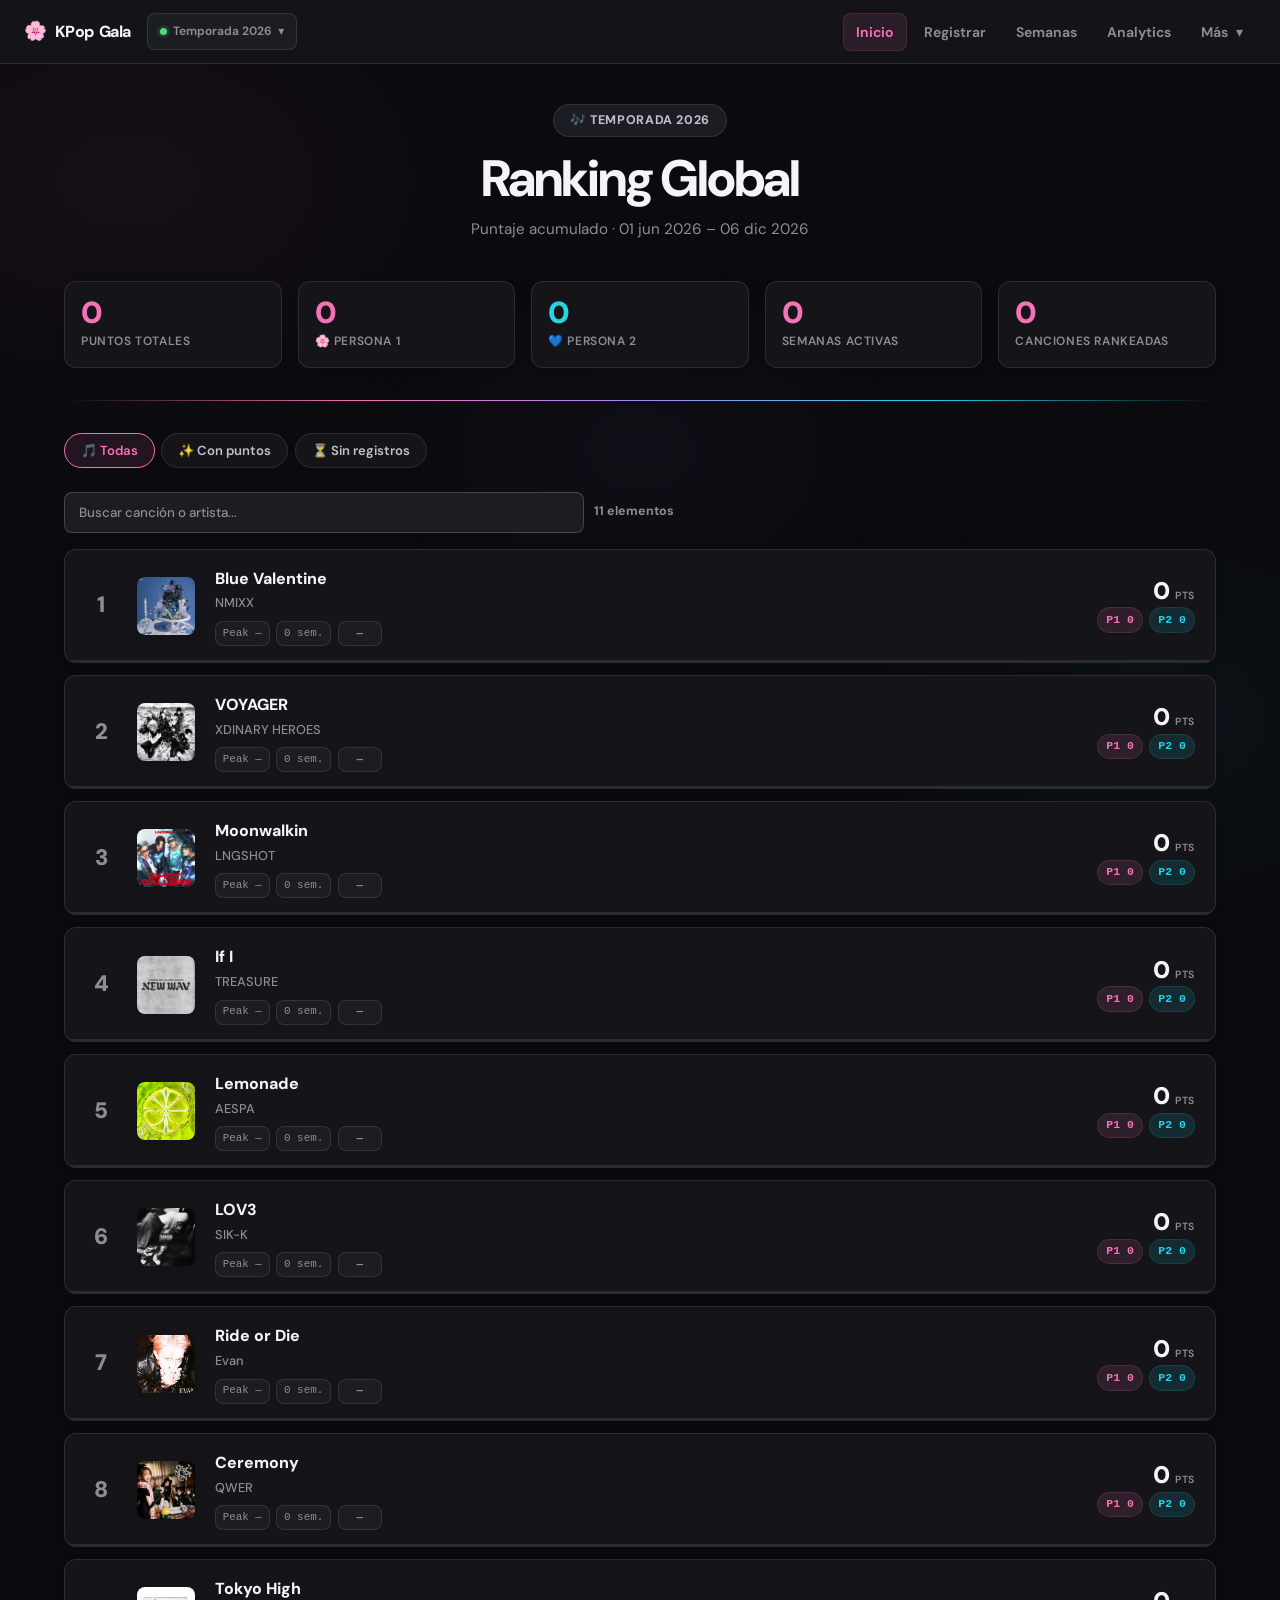
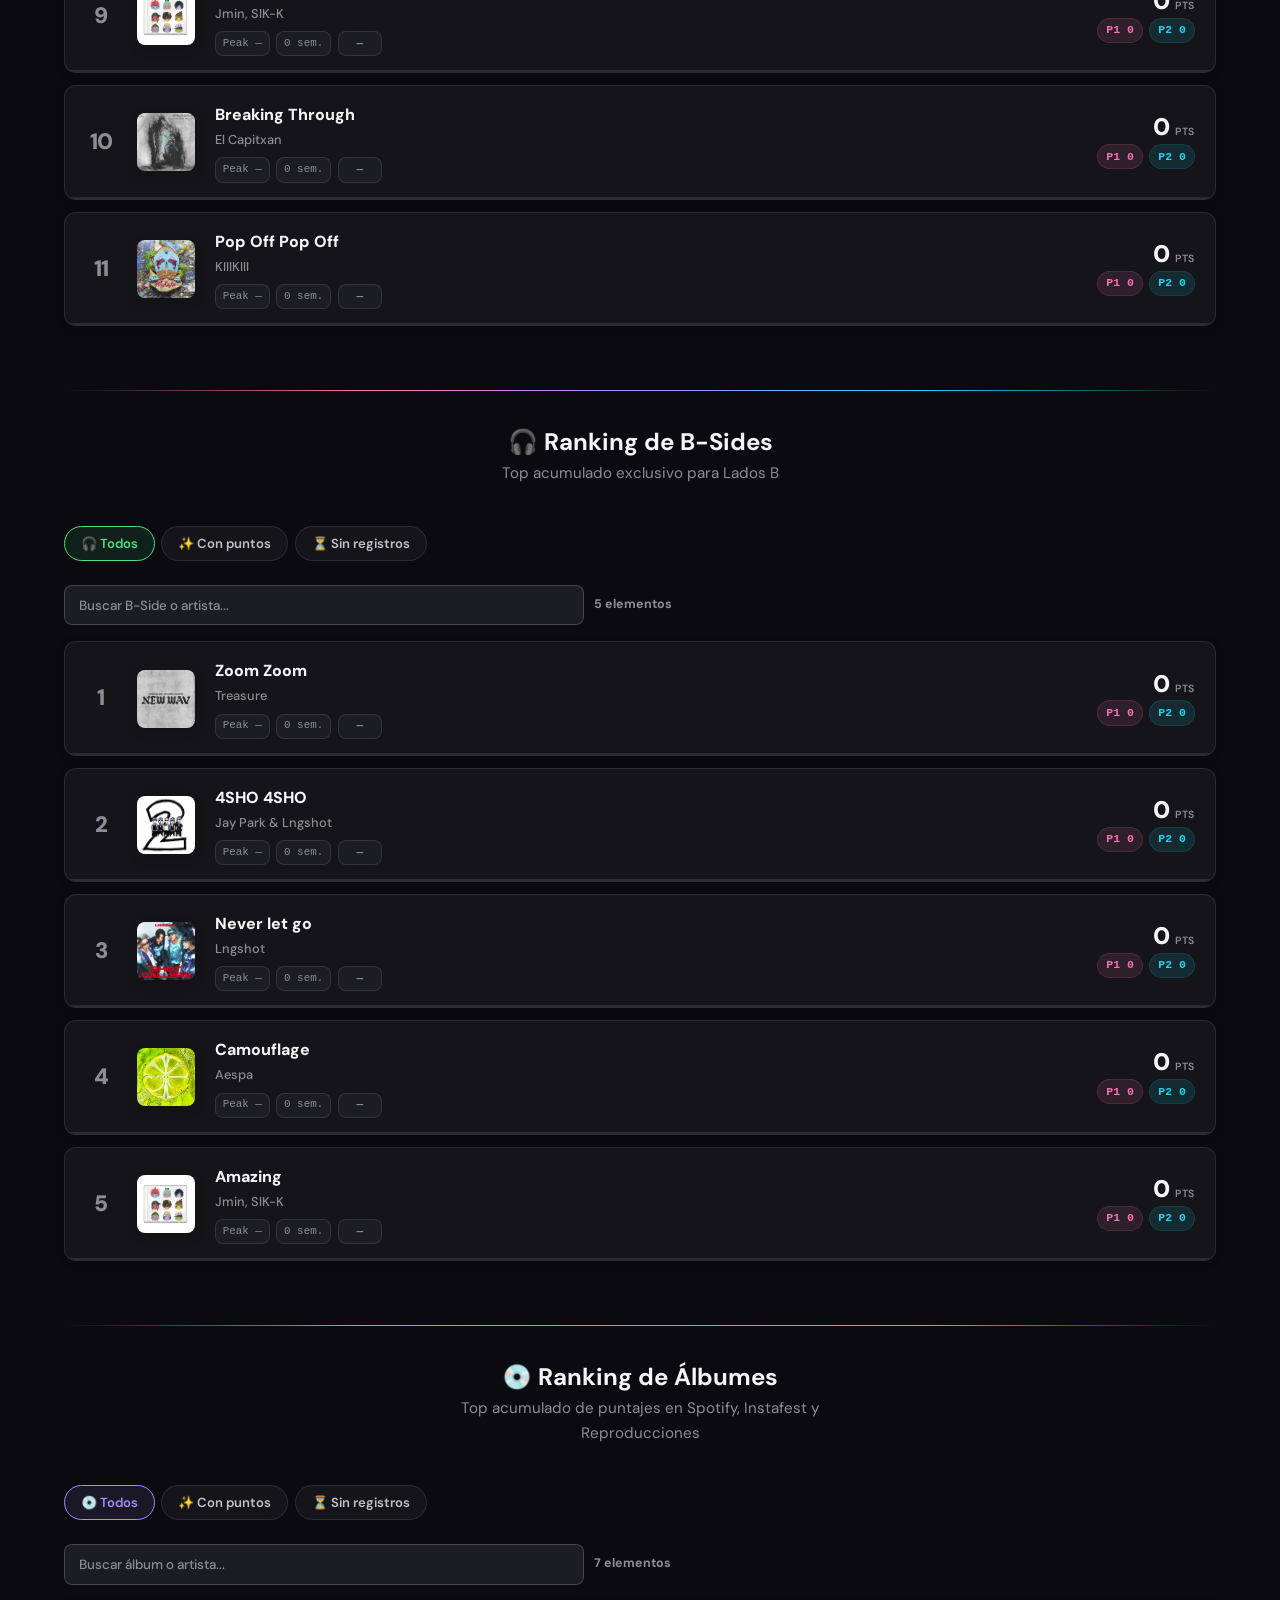
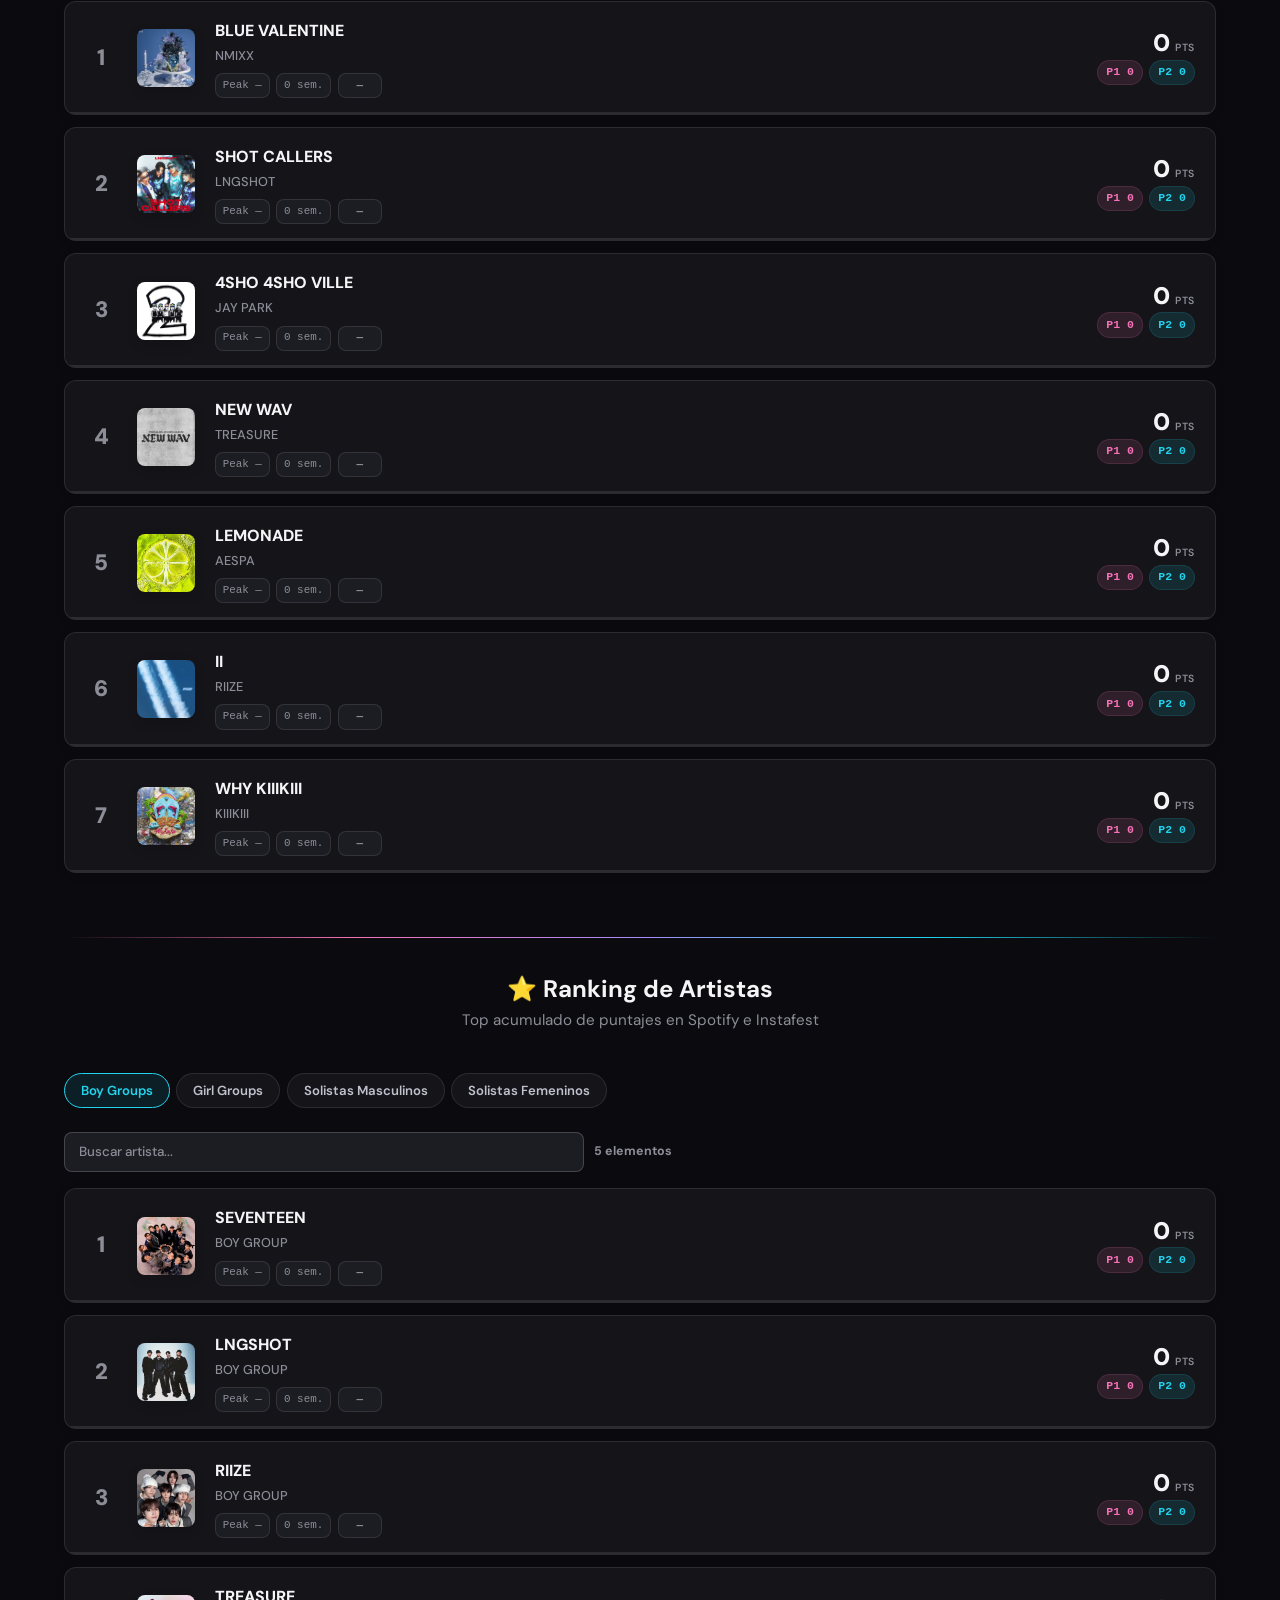
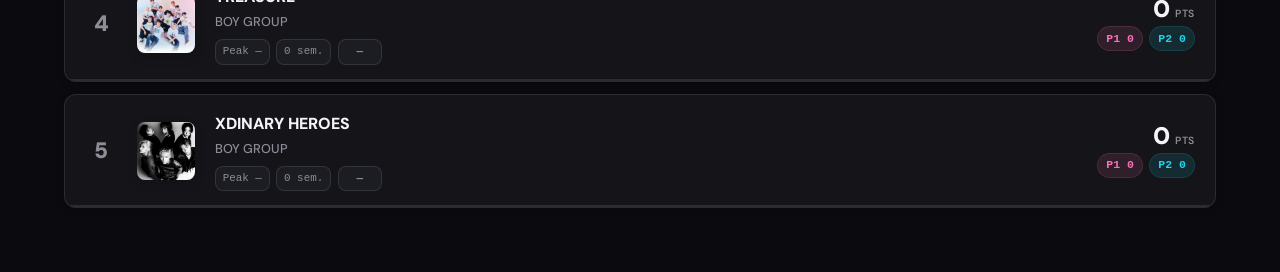
<file: kpop-gala-web/index.html>
<!DOCTYPE html>
<html lang="es">
<head>
  <meta charset="UTF-8">
  <meta name="viewport" content="width=device-width, initial-scale=1.0">
  <title>✨ KPop Gala · Ranking</title>
  <link rel="icon" type="image/png" href="assets/favicon.png">
  <link rel="stylesheet" href="css/global.css">
  <link rel="stylesheet" href="css/index.css">
  <link rel="stylesheet" href="css/design-system.css">
</head>
<body>

<!-- ═══════════════════════════════════════════════════
     NAVBAR
════════════════════════════════════════════════════ -->
<nav class="navbar" aria-label="Navegación principal">
  <div class="nav-shell">
    <a href="index.html" class="nav-logo" aria-label="KPop Gala · Inicio"><span aria-hidden="true">🌸</span><strong>KPop Gala</strong></a>
    <button class="nav-menu-toggle" type="button" aria-expanded="false" aria-controls="primary-navigation">
      <span class="sr-only">Abrir menú</span><span class="nav-menu-icon" aria-hidden="true"></span>
    </button>
    <div class="nav-panel" id="primary-navigation">
      <ul class="nav-links">
        <li><a class="nav-link" href="index.html" aria-current="page"><span>Inicio</span></a></li>
        <li><a class="nav-link" href="registro.html"><span>Registrar</span></a></li>
        <li><a class="nav-link" href="semanas.html"><span>Semanas</span></a></li>
        <li><a class="nav-link" href="analytics.html"><span>Analytics</span></a></li>
        <li class="nav-more">
          <button class="nav-more-toggle" type="button" aria-expanded="false" aria-controls="secondary-navigation"><span>Más</span><span class="nav-chevron" aria-hidden="true">▾</span></button>
          <ul class="dropdown-menu" id="secondary-navigation" aria-label="Más secciones">
        <li><a class="nav-link" href="catalogo.html"><span>Catálogo</span></a></li>
        <li><a class="nav-link" href="temporadas.html"><span>Temporadas</span></a></li>
        <li><a class="nav-link" href="hall-of-fame.html"><span>Hall of Fame</span></a></li>
        <li><a class="nav-link" href="datos.html"><span>Datos</span></a></li>
          </ul>
        </li>
      </ul>
    </div>
  </div>
</nav>

<!-- ═══════════════════════════════════════════════════
     CONTENIDO PRINCIPAL
════════════════════════════════════════════════════ -->
<main class="page-wrapper">

  <!-- ── SECCIÓN: RANKING CANCIONES ──────────────────────── -->
  <div class="page-header fade-up">
    <div class="emoji-badge">🎶 REGISTRO 2026</div>
    <h1>Ranking Global</h1>
    <p>Puntaje acumulado de todas las semanas · Junio – Diciembre 2026</p>
  </div>

  <!-- Stats bar -->
  <div class="stats-bar fade-up delay-1">
    <div class="stat-chip">
      <span class="stat-num" id="stat-total">0</span>
      <span class="stat-label">Puntos totales</span>
    </div>
    <div class="stat-chip">
      <span class="stat-num" id="stat-p1">0</span>
      <span class="stat-label">🌸 Persona 1</span>
    </div>
    <div class="stat-chip">
      <span class="stat-num cyan" id="stat-p2">0</span>
      <span class="stat-label">💙 Persona 2</span>
    </div>
    <div class="stat-chip">
      <span class="stat-num" id="stat-semanas">0</span>
      <span class="stat-label">Semanas activas</span>
    </div>
    <div class="stat-chip">
      <span class="stat-num" id="stat-canciones">0</span>
      <span class="stat-label">Canciones rankeadas</span>
    </div>
  </div>

  <hr class="neon-divider fade-up delay-2">

  <!-- Tabs de filtro (Canciones) -->
  <div class="tabs fade-up delay-2">
    <button class="tab-btn active" data-filtro="all">🎵 Todas</button>
    <button class="tab-btn" data-filtro="con-puntos">✨ Con puntos</button>
    <button class="tab-btn" data-filtro="sin-puntos">⏳ Sin registros</button>
  </div>

  <!-- Ranking list (Canciones) -->
  <div class="ranking-list fade-up delay-3" id="ranking-list">
    <!-- Generado por app.js -->
  </div>

  <!-- ── SECCIÓN: RANKING B-SIDES ───────────────────────── -->
  <hr class="neon-divider fade-up delay-2" style="margin: 4rem 0 2rem 0;">

  <div class="page-header fade-up">
    <h2>🎧 Ranking de B-Sides</h2>
    <p>Top acumulado exclusivo para Lados B</p>
  </div>

  <div class="tabs fade-up" id="tabs-bsides" style="margin-bottom: 1.5rem;">
    <button class="tab-btn active" data-filtro="all">🎧 Todos</button>
    <button class="tab-btn" data-filtro="con-puntos">✨ Con puntos</button>
    <button class="tab-btn" data-filtro="sin-puntos">⏳ Sin registros</button>
  </div>

  <div class="ranking-list fade-up" id="ranking-bsides-list"></div>

  <!-- ── SECCIÓN: RANKING ÁLBUMES ───────────────────────── -->
  <hr class="neon-divider fade-up delay-2" style="margin: 4rem 0 2rem 0;">

  <div class="page-header fade-up">
    <h2>💿 Ranking de Álbumes</h2>
    <p>Top acumulado de puntajes en Spotify, Instafest y Reproducciones</p>
  </div>

  <div class="tabs fade-up" id="tabs-albumes" style="margin-bottom: 1.5rem;">
    <button class="tab-btn active" data-filtro="all">💿 Todos</button>
    <button class="tab-btn" data-filtro="con-puntos">✨ Con puntos</button>
    <button class="tab-btn" data-filtro="sin-puntos">⏳ Sin registros</button>
  </div>

  <div class="ranking-list fade-up" id="ranking-albumes-list"></div>


  <!-- ── SECCIÓN: RANKING ARTISTAS ───────────────────────── -->
  <hr class="neon-divider fade-up delay-2" style="margin: 4rem 0 2rem 0;">

  <div class="page-header fade-up">
    <h2>⭐ Ranking de Artistas</h2>
    <p>Top acumulado de puntajes en Spotify e Instafest</p>
  </div>

  <!-- Tabs de filtro (Artistas) -->
  <div class="tabs fade-up" id="tabs-artistas" style="margin-bottom: 1.5rem;">
    <button class="tab-btn active" data-cat="boy_group">Boy Groups</button>
    <button class="tab-btn" data-cat="girl_group">Girl Groups</button>
    <button class="tab-btn" data-cat="solista_m">Solistas Masculinos</button>
    <button class="tab-btn" data-cat="solista_f">Solistas Femeninos</button>
  </div>

  <!-- Ranking list (Artistas) -->
  <div class="ranking-list fade-up" id="ranking-artistas-list">
    <!-- Generado por app.js -->
  </div>

</main>

<!-- Toast container -->
<div id="toast-container"></div>

<script src="js/data.js"></script>
<script src="js/navigation.js"></script>
<script src="js/app.js"></script>
</body>
</html>
</file>
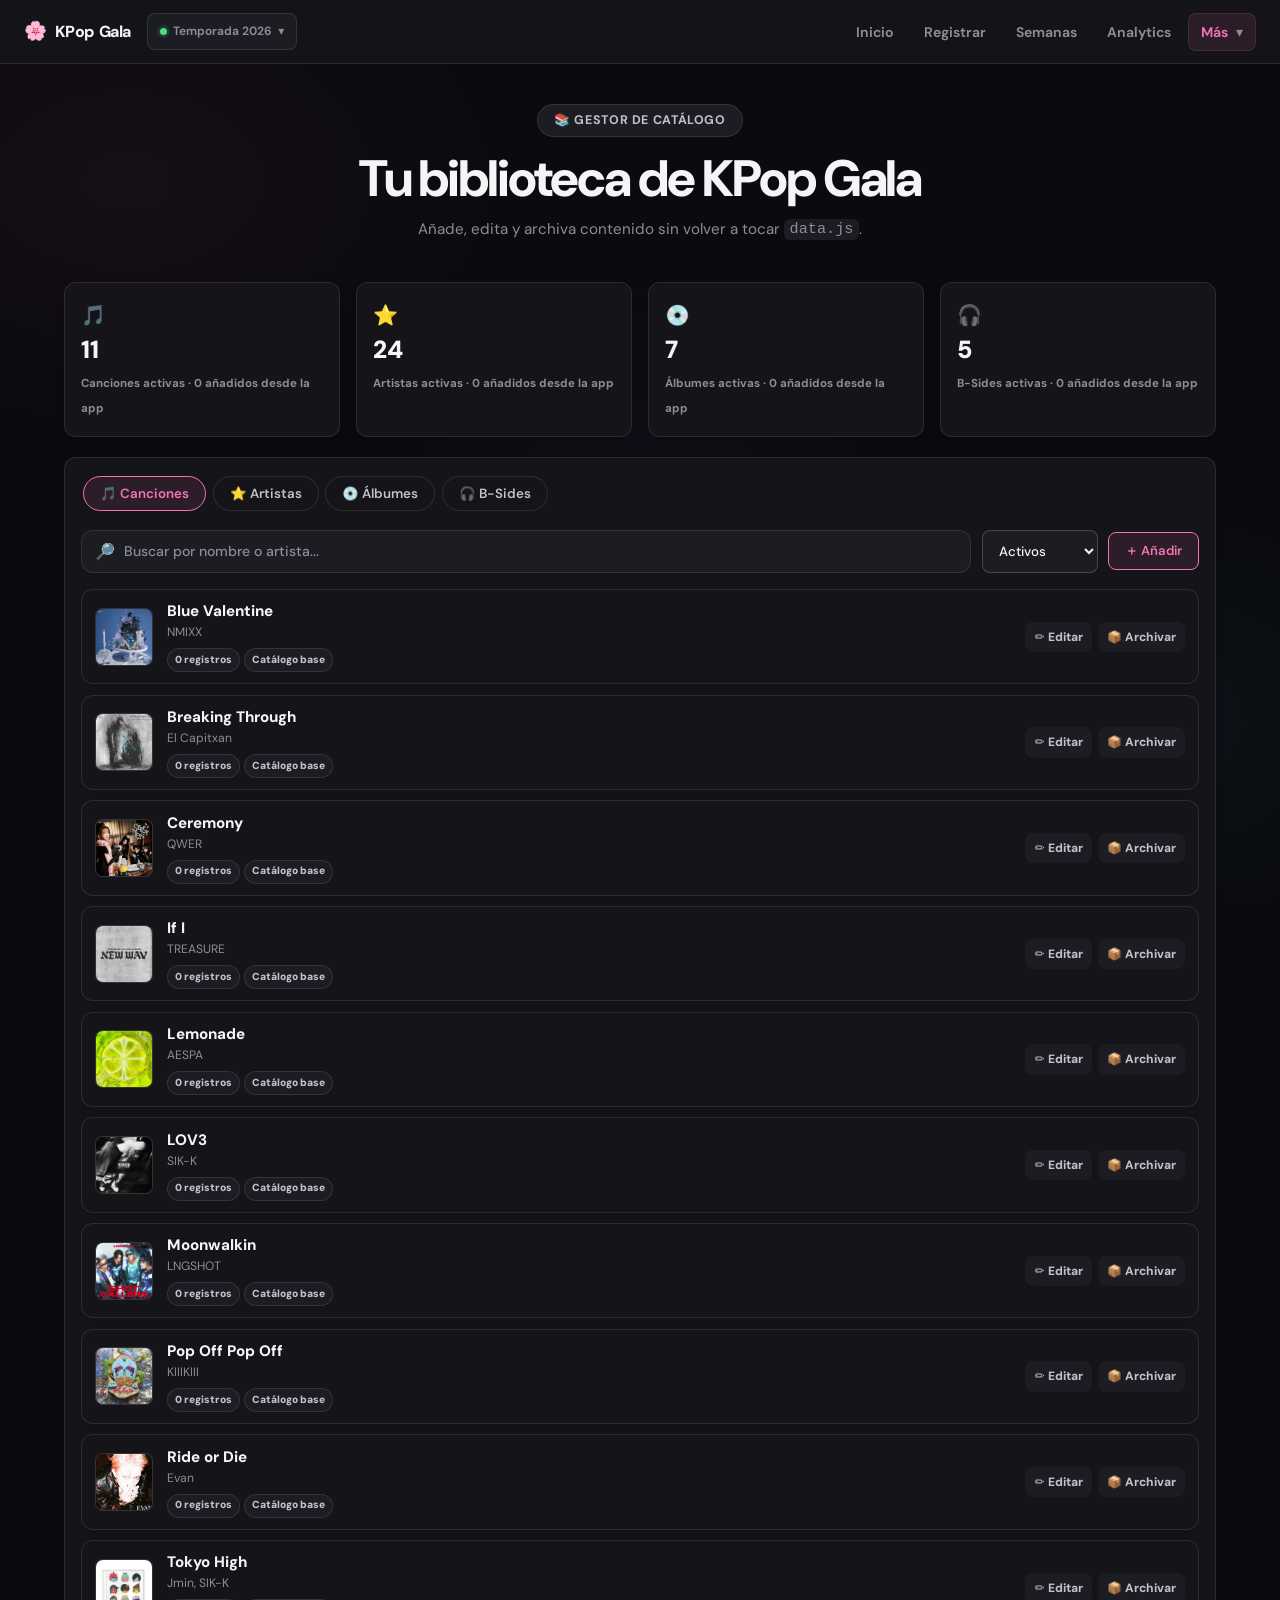
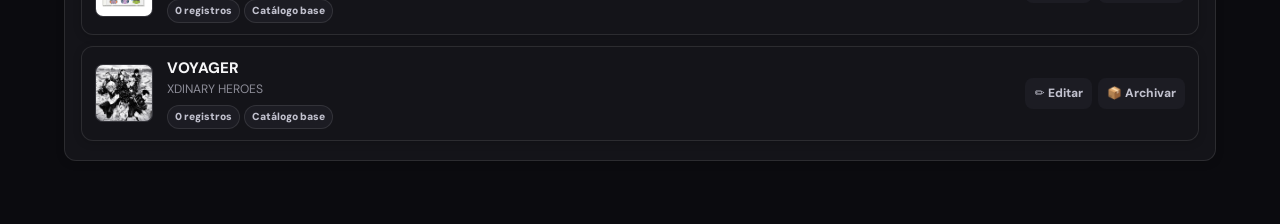
<file: kpop-gala-web/catalogo.html>
<!DOCTYPE html>
<html lang="es">
<head>
  <meta charset="UTF-8">
  <meta name="viewport" content="width=device-width, initial-scale=1.0">
  <title>📚 KPop Gala · Catálogo</title>
  <link rel="stylesheet" href="css/global.css">
  <link rel="stylesheet" href="css/registro.css">
  <link rel="stylesheet" href="css/catalogo.css">
  <link rel="stylesheet" href="css/design-system.css">
</head>
<body>
<nav class="navbar" aria-label="Navegación principal">
  <div class="nav-shell">
    <a href="index.html" class="nav-logo" aria-label="KPop Gala · Inicio"><span aria-hidden="true">🌸</span><strong>KPop Gala</strong></a>
    <button class="nav-menu-toggle" type="button" aria-expanded="false" aria-controls="primary-navigation">
      <span class="sr-only">Abrir menú</span><span class="nav-menu-icon" aria-hidden="true"></span>
    </button>
    <div class="nav-panel" id="primary-navigation">
      <ul class="nav-links">
        <li><a class="nav-link" href="index.html"><span>Inicio</span></a></li>
        <li><a class="nav-link" href="registro.html"><span>Registrar</span></a></li>
        <li><a class="nav-link" href="semanas.html"><span>Semanas</span></a></li>
        <li><a class="nav-link" href="analytics.html"><span>Analytics</span></a></li>
        <li class="nav-more nav-has-current">
          <button class="nav-more-toggle" type="button" aria-expanded="false" aria-controls="secondary-navigation"><span>Más</span><span class="nav-chevron" aria-hidden="true">▾</span></button>
          <ul class="dropdown-menu" id="secondary-navigation" aria-label="Más secciones">
        <li><a class="nav-link" href="catalogo.html" aria-current="page"><span>Catálogo</span></a></li>
        <li><a class="nav-link" href="temporadas.html"><span>Temporadas</span></a></li>
        <li><a class="nav-link" href="hall-of-fame.html"><span>Hall of Fame</span></a></li>
        <li><a class="nav-link" href="datos.html"><span>Datos</span></a></li>
          </ul>
        </li>
      </ul>
    </div>
  </div>
</nav>

<main class="page-wrapper catalog-page">
  <div class="page-header fade-up">
    <div class="emoji-badge">📚 GESTOR DE CATÁLOGO</div>
    <h1>Tu biblioteca de KPop Gala</h1>
    <p>Añade, edita y archiva contenido sin volver a tocar <code>data.js</code>.</p>
  </div>

  <section class="catalog-summary fade-up delay-1" id="catalog-summary"></section>

  <section class="catalog-panel card fade-up delay-2">
    <div class="catalog-tabs" id="catalog-tabs">
      <button class="catalog-tab active" data-type="canciones">🎵 Canciones</button>
      <button class="catalog-tab" data-type="artistas">⭐ Artistas</button>
      <button class="catalog-tab" data-type="albumes">💿 Álbumes</button>
      <button class="catalog-tab" data-type="bsides">🎧 B-Sides</button>
    </div>

    <div class="catalog-toolbar">
      <div class="catalog-search-wrap">
        <span>🔎</span>
        <input id="catalog-search" type="search" placeholder="Buscar por nombre o artista..." autocomplete="off">
      </div>
      <select id="catalog-status" aria-label="Estado">
        <option value="activos">Activos</option>
        <option value="todos">Todos</option>
        <option value="archivados">Archivados</option>
      </select>
      <button id="btn-add-catalog" class="btn btn-primary">＋ Añadir</button>
    </div>

    <div class="catalog-list" id="catalog-list"></div>
  </section>
</main>

<dialog id="catalog-dialog" class="catalog-dialog">
  <form id="catalog-form" method="dialog">
    <div class="dialog-head">
      <div>
        <div class="dialog-kicker" id="dialog-kicker">NUEVO</div>
        <h2 id="dialog-title">Añadir canción</h2>
      </div>
      <button type="button" class="dialog-close" id="btn-close-dialog" aria-label="Cerrar">✕</button>
    </div>

    <input type="hidden" id="catalog-edit-id">

    <div class="dialog-body">
      <div class="form-group">
        <label class="form-label" for="catalog-name">Nombre</label>
        <input id="catalog-name" class="form-input" maxlength="80" required placeholder="Nombre">
      </div>

      <div class="form-group" id="field-category">
        <label class="form-label" for="catalog-category">Categoría</label>
        <select id="catalog-category" class="form-select">
          <option value="boy_group">Boy Group</option>
          <option value="girl_group">Girl Group</option>
          <option value="solista_m">Solista Masculino</option>
          <option value="solista_f">Solista Femenina</option>
        </select>
      </div>

      <div class="form-group" id="field-artist">
        <label class="form-label" for="catalog-artist">Artista</label>
        <select id="catalog-artist" class="form-select"></select>
        <div class="catalog-hint">Para contenido nuevo, primero agrega el artista al catálogo.</div>
      </div>

      <div class="form-group" id="field-album">
        <label class="form-label" for="catalog-album">Álbum <span class="optional">opcional</span></label>
        <select id="catalog-album" class="form-select"></select>
        <label class="catalog-check"><input type="checkbox" id="catalog-use-album-cover"> Usar la portada del álbum</label>
      </div>

      <div class="image-editor">
        <div class="image-preview-wrap">
          <img id="catalog-image-preview" alt="Vista previa">
          <div id="catalog-image-placeholder">🖼️</div>
        </div>
        <div>
          <label class="form-label" for="catalog-image">Imagen</label>
          <input id="catalog-image" type="file" accept="image/png,image/jpeg,image/webp,image/gif" class="file-input">
          <div class="catalog-hint">JPG, PNG, WEBP o GIF · máximo 8 MB. La imagen se guarda en tu navegador.</div>
          <button type="button" class="btn btn-sm btn-ghost" id="btn-clear-new-image">Quitar selección</button>
        </div>
      </div>
    </div>

    <div class="dialog-actions">
      <button type="button" class="btn btn-ghost" id="btn-cancel-dialog">Cancelar</button>
      <button type="submit" class="btn btn-primary" id="btn-save-catalog">Guardar</button>
    </div>
  </form>
</dialog>

<div id="catalog-toast" class="catalog-toast" role="status"></div>

<script src="js/data.js"></script>
<script src="js/navigation.js"></script>
<script src="js/catalogo.js"></script>
</body>
</html>
</file>
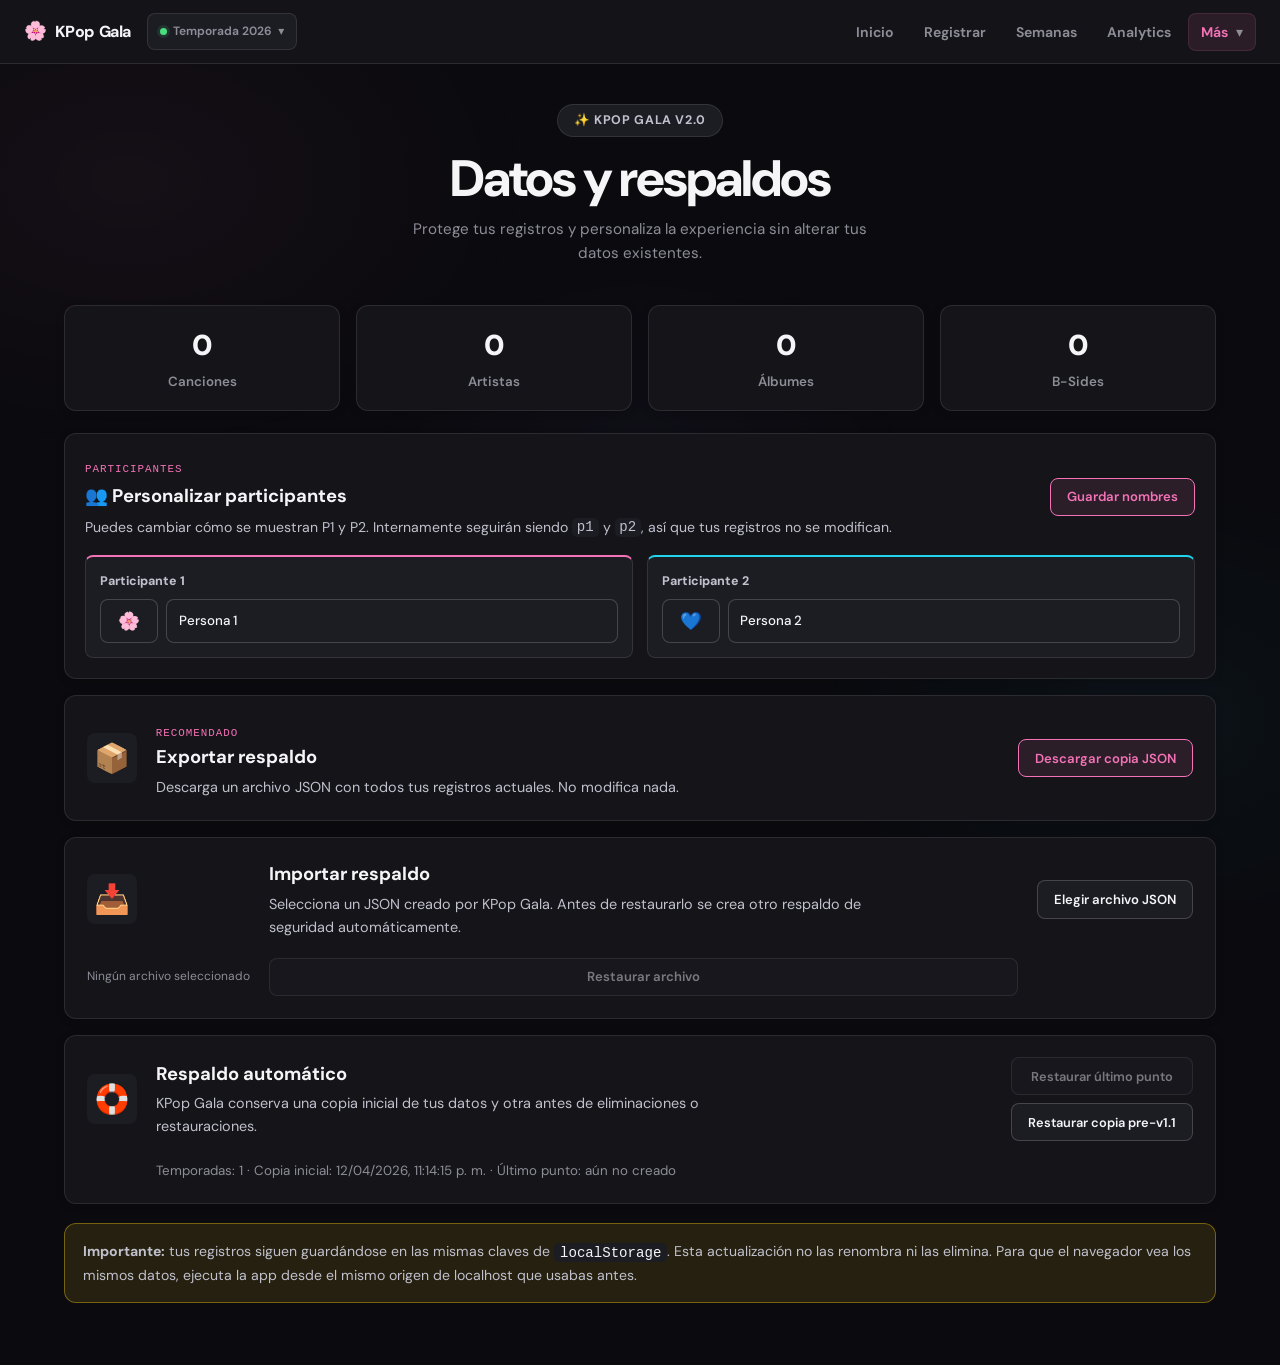
<file: kpop-gala-web/datos.html>
<!DOCTYPE html>
<html lang="es">
<head>
  <meta charset="UTF-8">
  <meta name="viewport" content="width=device-width, initial-scale=1.0">
  <title>💾 KPop Gala · Datos</title>
  <link rel="stylesheet" href="css/global.css">
  <link rel="stylesheet" href="css/datos.css">
  <link rel="stylesheet" href="css/design-system.css">
</head>
<body>
<nav class="navbar" aria-label="Navegación principal">
  <div class="nav-shell">
    <a href="index.html" class="nav-logo" aria-label="KPop Gala · Inicio"><span aria-hidden="true">🌸</span><strong>KPop Gala</strong></a>
    <button class="nav-menu-toggle" type="button" aria-expanded="false" aria-controls="primary-navigation">
      <span class="sr-only">Abrir menú</span><span class="nav-menu-icon" aria-hidden="true"></span>
    </button>
    <div class="nav-panel" id="primary-navigation">
      <ul class="nav-links">
        <li><a class="nav-link" href="index.html"><span>Inicio</span></a></li>
        <li><a class="nav-link" href="registro.html"><span>Registrar</span></a></li>
        <li><a class="nav-link" href="semanas.html"><span>Semanas</span></a></li>
        <li><a class="nav-link" href="analytics.html"><span>Analytics</span></a></li>
        <li class="nav-more nav-has-current">
          <button class="nav-more-toggle" type="button" aria-expanded="false" aria-controls="secondary-navigation"><span>Más</span><span class="nav-chevron" aria-hidden="true">▾</span></button>
          <ul class="dropdown-menu" id="secondary-navigation" aria-label="Más secciones">
        <li><a class="nav-link" href="catalogo.html"><span>Catálogo</span></a></li>
        <li><a class="nav-link" href="temporadas.html"><span>Temporadas</span></a></li>
        <li><a class="nav-link" href="hall-of-fame.html"><span>Hall of Fame</span></a></li>
        <li><a class="nav-link" href="datos.html" aria-current="page"><span>Datos</span></a></li>
          </ul>
        </li>
      </ul>
    </div>
  </div>
</nav>

<main class="page-wrapper datos-page">
  <div class="page-header fade-up">
    <div class="emoji-badge">✨ KPOP GALA v2.0</div>
    <h1>Datos y respaldos</h1>
    <p>Protege tus registros y personaliza la experiencia sin alterar tus datos existentes.</p>
  </div>

  <section class="data-summary fade-up delay-1" aria-label="Resumen de datos">
    <div class="data-stat"><span id="count-canciones">0</span><small>Canciones</small></div>
    <div class="data-stat"><span id="count-artistas">0</span><small>Artistas</small></div>
    <div class="data-stat"><span id="count-albumes">0</span><small>Álbumes</small></div>
    <div class="data-stat"><span id="count-bsides">0</span><small>B-Sides</small></div>
  </section>

  <section class="profile-settings fade-up delay-2" aria-labelledby="profile-settings-title">
    <div class="profile-settings-head">
      <div>
        <span class="data-kicker">PARTICIPANTES</span>
        <h2 id="profile-settings-title">👥 Personalizar participantes</h2>
        <p>Puedes cambiar cómo se muestran P1 y P2. Internamente seguirán siendo <code>p1</code> y <code>p2</code>, así que tus registros no se modifican.</p>
      </div>
      <button id="btn-guardar-perfiles" class="data-action primary">Guardar nombres</button>
    </div>

    <div class="profile-grid">
      <label class="profile-field p1-field">
        <span>Participante 1</span>
        <div class="profile-input-row">
          <input id="perfil-p1-emoji" class="profile-emoji" type="text" maxlength="4" aria-label="Emoji de participante 1">
          <input id="perfil-p1-nombre" type="text" maxlength="28" placeholder="Persona 1">
        </div>
      </label>
      <label class="profile-field p2-field">
        <span>Participante 2</span>
        <div class="profile-input-row">
          <input id="perfil-p2-emoji" class="profile-emoji" type="text" maxlength="4" aria-label="Emoji de participante 2">
          <input id="perfil-p2-nombre" type="text" maxlength="28" placeholder="Persona 2">
        </div>
      </label>
    </div>
  </section>

  <section class="data-grid fade-up delay-2">
    <article class="data-card export-card">
      <div class="data-icon">📦</div>
      <div>
        <span class="data-kicker">RECOMENDADO</span>
        <h2>Exportar respaldo</h2>
        <p>Descarga un archivo JSON con todos tus registros actuales. No modifica nada.</p>
      </div>
      <button id="btn-exportar" class="data-action primary">Descargar copia JSON</button>
    </article>

    <article class="data-card">
      <div class="data-icon">📥</div>
      <div>
        <h2>Importar respaldo</h2>
        <p>Selecciona un JSON creado por KPop Gala. Antes de restaurarlo se crea otro respaldo de seguridad automáticamente.</p>
      </div>
      <label class="file-picker">
        <input id="input-importar" type="file" accept="application/json,.json">
        <span>Elegir archivo JSON</span>
      </label>
      <div id="import-file-name" class="file-name">Ningún archivo seleccionado</div>
      <button id="btn-importar" class="data-action" disabled>Restaurar archivo</button>
    </article>

    <article class="data-card safety-card">
      <div class="data-icon">🛟</div>
      <div>
        <h2>Respaldo automático</h2>
        <p>KPop Gala conserva una copia inicial de tus datos y otra antes de eliminaciones o restauraciones.</p>
      </div>
      <div class="safety-actions">
        <button id="btn-restaurar-ultimo" class="data-action subtle">Restaurar último punto</button>
        <button id="btn-restaurar-inicial" class="data-action subtle">Restaurar copia pre-v1.1</button>
      </div>
      <small id="backup-status" class="backup-status"></small>
    </article>
  </section>

  <section class="storage-note fade-up delay-3">
    <strong>Importante:</strong> tus registros siguen guardándose en las mismas claves de <code>localStorage</code>. Esta actualización no las renombra ni las elimina. Para que el navegador vea los mismos datos, ejecuta la app desde el mismo origen de localhost que usabas antes.
  </section>

  <div id="data-message" class="data-message" role="status" aria-live="polite"></div>
</main>

<script src="js/data.js"></script>
<script src="js/navigation.js"></script>
<script src="js/backup.js"></script>
</body>
</html>
</file>
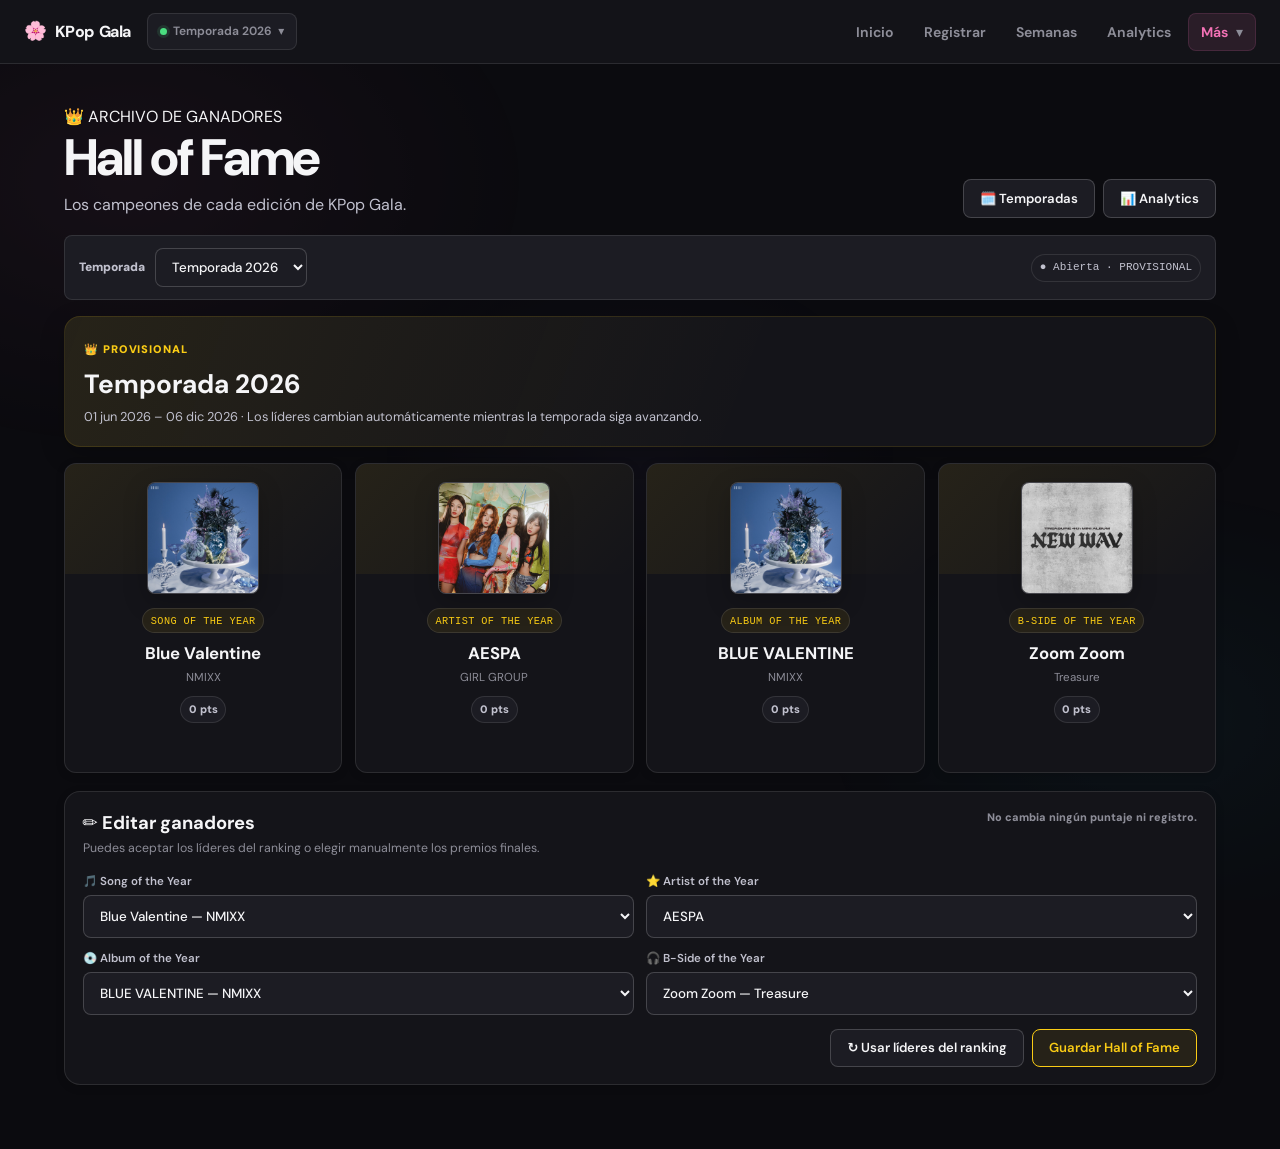
<file: kpop-gala-web/hall-of-fame.html>
<!DOCTYPE html>
<html lang="es">
<head>
  <meta charset="UTF-8">
  <meta name="viewport" content="width=device-width, initial-scale=1.0">
  <title>👑 KPop Gala · Hall of Fame</title>
  <link rel="stylesheet" href="css/global.css">
  <link rel="stylesheet" href="css/hall-of-fame.css">
  <link rel="stylesheet" href="css/design-system.css">
</head>
<body>
<nav class="navbar" aria-label="Navegación principal">
  <div class="nav-shell">
    <a href="index.html" class="nav-logo" aria-label="KPop Gala · Inicio"><span aria-hidden="true">🌸</span><strong>KPop Gala</strong></a>
    <button class="nav-menu-toggle" type="button" aria-expanded="false" aria-controls="primary-navigation">
      <span class="sr-only">Abrir menú</span><span class="nav-menu-icon" aria-hidden="true"></span>
    </button>
    <div class="nav-panel" id="primary-navigation">
      <ul class="nav-links">
        <li><a class="nav-link" href="index.html"><span>Inicio</span></a></li>
        <li><a class="nav-link" href="registro.html"><span>Registrar</span></a></li>
        <li><a class="nav-link" href="semanas.html"><span>Semanas</span></a></li>
        <li><a class="nav-link" href="analytics.html"><span>Analytics</span></a></li>
        <li class="nav-more nav-has-current">
          <button class="nav-more-toggle" type="button" aria-expanded="false" aria-controls="secondary-navigation"><span>Más</span><span class="nav-chevron" aria-hidden="true">▾</span></button>
          <ul class="dropdown-menu" id="secondary-navigation" aria-label="Más secciones">
        <li><a class="nav-link" href="catalogo.html"><span>Catálogo</span></a></li>
        <li><a class="nav-link" href="temporadas.html"><span>Temporadas</span></a></li>
        <li><a class="nav-link" href="hall-of-fame.html" aria-current="page"><span>Hall of Fame</span></a></li>
        <li><a class="nav-link" href="datos.html"><span>Datos</span></a></li>
          </ul>
        </li>
      </ul>
    </div>
  </div>
</nav>

<main class="page-wrapper hof-page">
  <header class="hof-head fade-up">
    <div><div class="emoji-badge">👑 ARCHIVO DE GANADORES</div><h1>Hall of Fame</h1><p>Los campeones de cada edición de KPop Gala.</p></div>
    <div class="hof-actions"><a class="hof-btn" href="temporadas.html">🗓️ Temporadas</a><a class="hof-btn" id="hof-analytics-link" href="analytics.html">📊 Analytics</a></div>
  </header>

  <section class="hof-season-switch fade-up delay-1">
    <label for="hof-season">Temporada</label>
    <select id="hof-season"></select>
    <span id="hof-status" class="hof-status"></span>
  </section>

  <section id="hof-hero" class="hof-hero fade-up delay-1"></section>
  <section id="hof-winners" class="hof-winners fade-up delay-2"></section>

  <section class="hof-editor fade-up delay-3">
    <div class="hof-editor-head"><div><h2>✏️ Editar ganadores</h2><p>Puedes aceptar los líderes del ranking o elegir manualmente los premios finales.</p></div><span class="hof-editor-note">No cambia ningún puntaje ni registro.</span></div>
    <div class="hof-form-grid">
      <label><span>🎵 Song of the Year</span><select id="hof-canciones"></select></label>
      <label><span>⭐ Artist of the Year</span><select id="hof-artistas"></select></label>
      <label><span>💿 Album of the Year</span><select id="hof-albumes"></select></label>
      <label><span>🎧 B-Side of the Year</span><select id="hof-bsides"></select></label>
    </div>
    <div class="hof-editor-actions"><button id="hof-auto" class="hof-btn" type="button">↻ Usar líderes del ranking</button><button id="hof-save" class="hof-btn primary" type="button">Guardar Hall of Fame</button></div>
  </section>
</main>

<div id="hof-toast" class="hof-toast"></div>
<script src="js/data.js"></script>
<script src="js/navigation.js"></script>
<script src="js/hall-of-fame.js"></script>
</body>
</html>
</file>
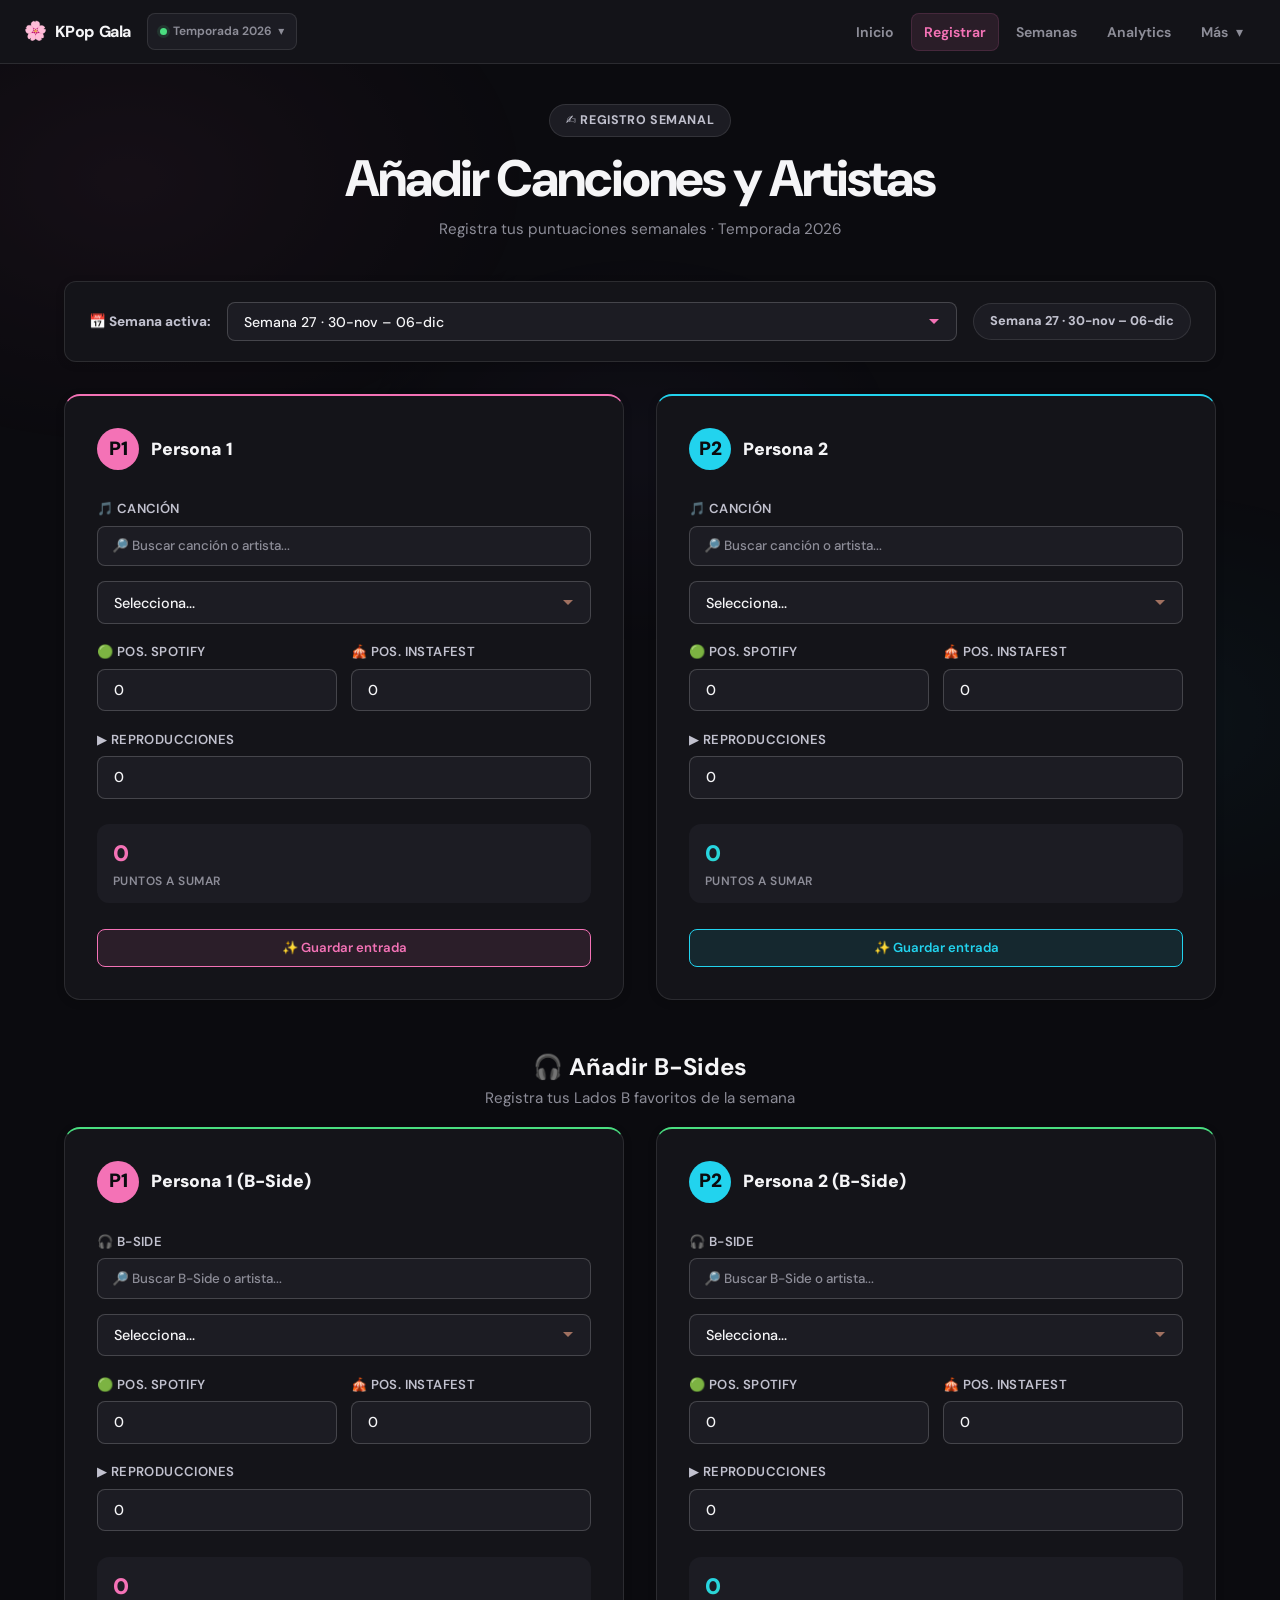
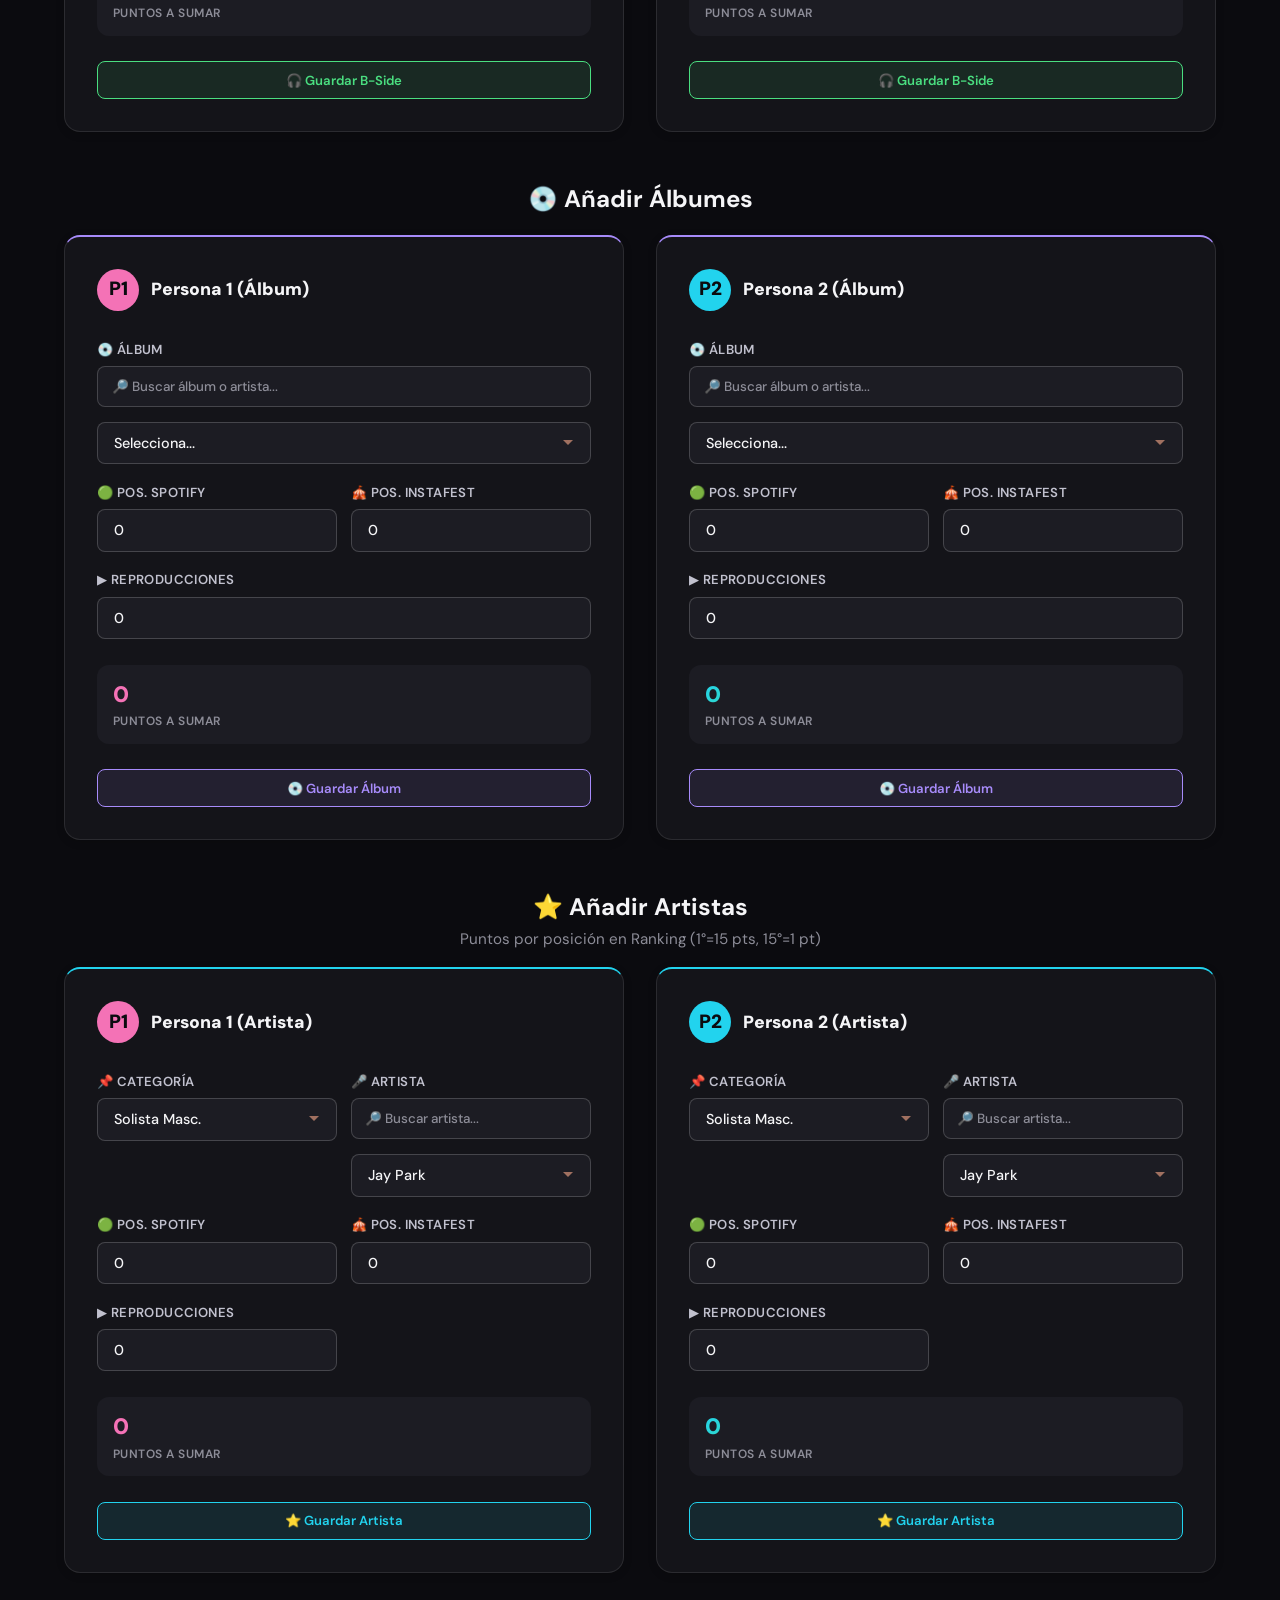
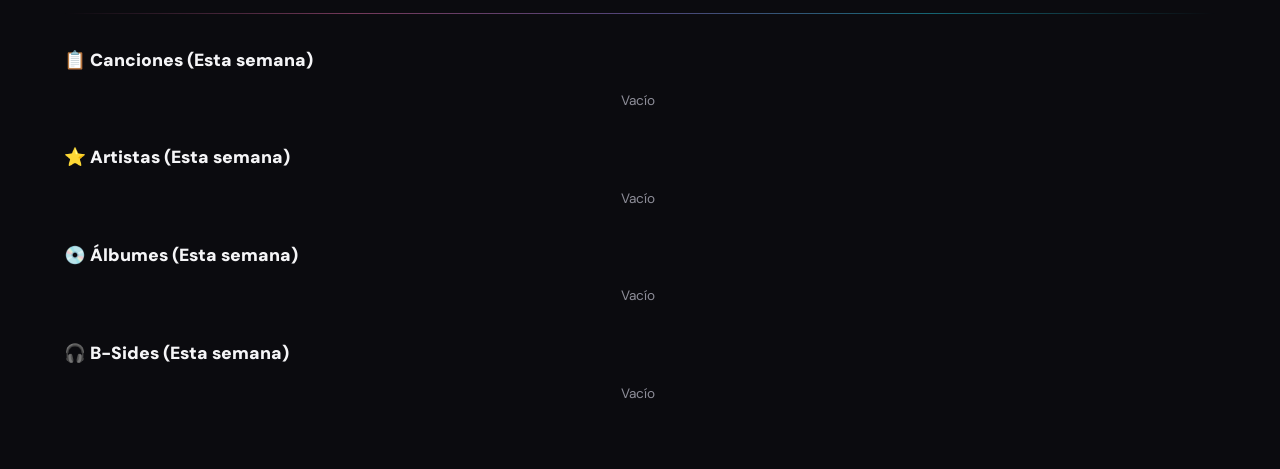
<file: kpop-gala-web/registro.html>
<!DOCTYPE html>
<html lang="es">
<head>
  <meta charset="UTF-8">
  <meta name="viewport" content="width=device-width, initial-scale=1.0">
  <title>✨ KPop Gala · Registrar Semana</title>
  <link rel="stylesheet" href="css/global.css">
  <link rel="stylesheet" href="css/registro.css">
  <link rel="stylesheet" href="css/design-system.css">
</head>
<body>

<nav class="navbar" aria-label="Navegación principal">
  <div class="nav-shell">
    <a href="index.html" class="nav-logo" aria-label="KPop Gala · Inicio"><span aria-hidden="true">🌸</span><strong>KPop Gala</strong></a>
    <button class="nav-menu-toggle" type="button" aria-expanded="false" aria-controls="primary-navigation">
      <span class="sr-only">Abrir menú</span><span class="nav-menu-icon" aria-hidden="true"></span>
    </button>
    <div class="nav-panel" id="primary-navigation">
      <ul class="nav-links">
        <li><a class="nav-link" href="index.html"><span>Inicio</span></a></li>
        <li><a class="nav-link" href="registro.html" aria-current="page"><span>Registrar</span></a></li>
        <li><a class="nav-link" href="semanas.html"><span>Semanas</span></a></li>
        <li><a class="nav-link" href="analytics.html"><span>Analytics</span></a></li>
        <li class="nav-more">
          <button class="nav-more-toggle" type="button" aria-expanded="false" aria-controls="secondary-navigation"><span>Más</span><span class="nav-chevron" aria-hidden="true">▾</span></button>
          <ul class="dropdown-menu" id="secondary-navigation" aria-label="Más secciones">
        <li><a class="nav-link" href="catalogo.html"><span>Catálogo</span></a></li>
        <li><a class="nav-link" href="temporadas.html"><span>Temporadas</span></a></li>
        <li><a class="nav-link" href="hall-of-fame.html"><span>Hall of Fame</span></a></li>
        <li><a class="nav-link" href="datos.html"><span>Datos</span></a></li>
          </ul>
        </li>
      </ul>
    </div>
  </div>
</nav>

<main class="page-wrapper">

  <div class="page-header fade-up">
    <div class="emoji-badge">✍️ REGISTRO SEMANAL</div>
    <h1>Añadir Canciones y Artistas</h1>
    <p>Registra tus puntuaciones semanales</p>
  </div>

  <div class="semana-selector card fade-up delay-1">
    <label for="semana-global">📅 Semana activa:</label>
    <select id="semana-global"></select>
    <span class="semana-chip" id="semana-chip">Cargando...</span>
  </div>

  <div class="form-container fade-up delay-2">
    <!-- ───── PERSONA 1 ─────────────────────────────────────── -->
    <div class="form-card p1-card">
      <div class="form-card-title"><div class="person-icon">P1</div><div><h2>Persona 1</h2></div></div>
      <form id="form-p1">
        <div class="form-grid">
          <div class="form-group">
            <label class="form-label" for="cancion-p1">🎵 Canción</label>
            <select id="cancion-p1" class="form-select" required>
              <option value="">Selecciona...</option>
            </select>
          </div>
          
          <div class="form-row">
            <div class="form-group">
              <label class="form-label" for="pos-spotify-p1">🟢 Pos. Spotify</label>
              <input type="number" id="pos-spotify-p1" class="form-input" min="0" max="15" value="0" required>
            </div>
            <div class="form-group">
              <label class="form-label" for="pos-instafest-p1">🎪 Pos. Instafest</label>
              <input type="number" id="pos-instafest-p1" class="form-input" min="0" max="15" value="0" required>
            </div>
          </div>

          <div class="form-group">
            <label class="form-label" for="reproducciones-p1">▶ Reproducciones</label>
            <input type="number" id="reproducciones-p1" class="form-input" min="0" max="9999" value="0">
          </div>

          <div class="pts-preview" style="margin: 0.5rem 0;">
            <div>
              <div class="pts-val" id="pts-preview-p1">0</div>
              <div class="pts-label">puntos a sumar</div>
            </div>
          </div>

          <button type="submit" class="btn btn-primary">✨ Guardar entrada</button>
        </div>
      </form>
    </div>

    <!-- ───── PERSONA 2 ─────────────────────────────────────── -->
    <div class="form-card p2-card">
      <div class="form-card-title"><div class="person-icon">P2</div><div><h2>Persona 2</h2></div></div>
      <form id="form-p2">
        <div class="form-grid">
          <div class="form-group">
            <label class="form-label" for="cancion-p2">🎵 Canción</label>
            <select id="cancion-p2" class="form-select" required>
              <option value="">Selecciona...</option>
            </select>
          </div>
          
          <div class="form-row">
            <div class="form-group">
              <label class="form-label" for="pos-spotify-p2">🟢 Pos. Spotify</label>
              <input type="number" id="pos-spotify-p2" class="form-input" min="0" max="15" value="0" required>
            </div>
            <div class="form-group">
              <label class="form-label" for="pos-instafest-p2">🎪 Pos. Instafest</label>
              <input type="number" id="pos-instafest-p2" class="form-input" min="0" max="15" value="0" required>
            </div>
          </div>

          <div class="form-group">
            <label class="form-label" for="reproducciones-p2">▶ Reproducciones</label>
            <input type="number" id="reproducciones-p2" class="form-input" min="0" max="9999" value="0">
          </div>

          <div class="pts-preview" style="margin: 0.5rem 0;">
            <div>
              <div class="pts-val" id="pts-preview-p2">0</div>
              <div class="pts-label">puntos a sumar</div>
            </div>
          </div>

          <button type="submit" class="btn btn-cyan">✨ Guardar entrada</button>
        </div>
      </form>
    </div>
  </div>

  <!-- ───── FORMULARIO B-SIDES ─────────────────────────────── -->
  <div class="page-header fade-up delay-2" style="margin-top: 3rem; margin-bottom: 1rem;">
    <h2>🎧 Añadir B-Sides</h2>
    <p>Registra tus Lados B favoritos de la semana</p>
  </div>
  <div class="form-container fade-up delay-2">
    
    <!-- B-Side P1 -->
    <div class="form-card p1-card" style="border-top-color: var(--verde);">
      <div class="form-card-title">
        <div class="person-icon">P1</div>
        <div><h2>Persona 1 (B-Side)</h2></div>
      </div>
      <form id="form-bside-p1">
        <div class="form-grid">
          <div class="form-group">
            <label class="form-label" for="bside-p1">🎧 B-Side</label>
            <select id="bside-p1" class="form-select" required><option value="">Selecciona...</option></select>
          </div>
          <div class="form-row">
            <div class="form-group"><label class="form-label" for="pos-spotify-bside-p1">🟢 Pos. Spotify</label><input type="number" id="pos-spotify-bside-p1" class="form-input" min="0" max="15" value="0" required></div>
            <div class="form-group"><label class="form-label" for="pos-instafest-bside-p1">🎪 Pos. Instafest</label><input type="number" id="pos-instafest-bside-p1" class="form-input" min="0" max="15" value="0" required></div>
          </div>
          <div class="form-group"><label class="form-label" for="reproducciones-bside-p1">▶ Reproducciones</label><input type="number" id="reproducciones-bside-p1" class="form-input" min="0" max="9999" value="0"></div>
          <div class="pts-preview" style="margin: 0.5rem 0;"><div><div class="pts-val" id="pts-preview-bside-p1">0</div><div class="pts-label">puntos a sumar</div></div></div>
          <button type="submit" class="btn btn-category btn-bside">🎧 Guardar B-Side</button>
        </div>
      </form>
    </div>

    <!-- B-Side P2 -->
    <div class="form-card p2-card" style="border-top-color: var(--verde);">
      <div class="form-card-title">
        <div class="person-icon">P2</div>
        <div><h2>Persona 2 (B-Side)</h2></div>
      </div>
      <form id="form-bside-p2">
        <div class="form-grid">
          <div class="form-group">
            <label class="form-label" for="bside-p2">🎧 B-Side</label>
            <select id="bside-p2" class="form-select" required><option value="">Selecciona...</option></select>
          </div>
          <div class="form-row">
            <div class="form-group"><label class="form-label" for="pos-spotify-bside-p2">🟢 Pos. Spotify</label><input type="number" id="pos-spotify-bside-p2" class="form-input" min="0" max="15" value="0" required></div>
            <div class="form-group"><label class="form-label" for="pos-instafest-bside-p2">🎪 Pos. Instafest</label><input type="number" id="pos-instafest-bside-p2" class="form-input" min="0" max="15" value="0" required></div>
          </div>
          <div class="form-group"><label class="form-label" for="reproducciones-bside-p2">▶ Reproducciones</label><input type="number" id="reproducciones-bside-p2" class="form-input" min="0" max="9999" value="0"></div>
          <div class="pts-preview" style="margin: 0.5rem 0;"><div><div class="pts-val" id="pts-preview-bside-p2">0</div><div class="pts-label">puntos a sumar</div></div></div>
          <button type="submit" class="btn btn-category btn-bside">🎧 Guardar B-Side</button>
        </div>
      </form>
    </div>
    
  </div>

  <!-- ───── FORMULARIOS ÁLBUMES ─────────────────────────────── -->
  <div class="page-header fade-up delay-2" style="margin-top: 3rem; margin-bottom: 1rem;">
    <h2>💿 Añadir Álbumes</h2>
  </div>
  <div class="form-container fade-up delay-2">
    
    <!-- Álbum P1 -->
    <div class="form-card p1-card" style="border-top-color: var(--violeta);">
      <div class="form-card-title">
        <div class="person-icon">P1</div>
        <div><h2>Persona 1 (Álbum)</h2></div>
      </div>
      <form id="form-album-p1">
        <div class="form-grid">
          <div class="form-group">
            <label class="form-label" for="album-p1">💿 Álbum</label>
            <select id="album-p1" class="form-select" required><option value="">Selecciona...</option></select>
          </div>
          <div class="form-row">
            <div class="form-group"><label class="form-label" for="pos-spotify-album-p1">🟢 Pos. Spotify</label><input type="number" id="pos-spotify-album-p1" class="form-input" min="0" max="15" value="0" required></div>
            <div class="form-group"><label class="form-label" for="pos-instafest-album-p1">🎪 Pos. Instafest</label><input type="number" id="pos-instafest-album-p1" class="form-input" min="0" max="15" value="0" required></div>
          </div>
          <div class="form-group"><label class="form-label" for="reproducciones-album-p1">▶ Reproducciones</label><input type="number" id="reproducciones-album-p1" class="form-input" min="0" max="9999" value="0"></div>
          <div class="pts-preview" style="margin: 0.5rem 0;"><div><div class="pts-val" id="pts-preview-album-p1">0</div><div class="pts-label">puntos a sumar</div></div></div>
          <button type="submit" class="btn btn-category btn-album">💿 Guardar Álbum</button>
        </div>
      </form>
    </div>

    <!-- Álbum P2 -->
    <div class="form-card p2-card" style="border-top-color: var(--violeta);">
      <div class="form-card-title">
        <div class="person-icon">P2</div>
        <div><h2>Persona 2 (Álbum)</h2></div>
      </div>
      <form id="form-album-p2">
        <div class="form-grid">
          <div class="form-group">
            <label class="form-label" for="album-p2">💿 Álbum</label>
            <select id="album-p2" class="form-select" required><option value="">Selecciona...</option></select>
          </div>
          <div class="form-row">
            <div class="form-group"><label class="form-label" for="pos-spotify-album-p2">🟢 Pos. Spotify</label><input type="number" id="pos-spotify-album-p2" class="form-input" min="0" max="15" value="0" required></div>
            <div class="form-group"><label class="form-label" for="pos-instafest-album-p2">🎪 Pos. Instafest</label><input type="number" id="pos-instafest-album-p2" class="form-input" min="0" max="15" value="0" required></div>
          </div>
          <div class="form-group"><label class="form-label" for="reproducciones-album-p2">▶ Reproducciones</label><input type="number" id="reproducciones-album-p2" class="form-input" min="0" max="9999" value="0"></div>
          <div class="pts-preview" style="margin: 0.5rem 0;"><div><div class="pts-val" id="pts-preview-album-p2">0</div><div class="pts-label">puntos a sumar</div></div></div>
          <button type="submit" class="btn btn-category btn-album">💿 Guardar Álbum</button>
        </div>
      </form>
    </div>
    
  </div>

  <!-- ───── FORMULARIO ARTISTAS ─────────────────────────────── -->
  <div class="page-header fade-up delay-3" style="margin-top: 3rem; margin-bottom: 1rem;">
    <h2>⭐ Añadir Artistas</h2>
    <p>Puntos por posición en Ranking (1°=15 pts, 15°=1 pt)</p>
  </div>
  <div class="form-container fade-up delay-3">
    
    <!-- ── FORMULARIO PERSONA 1 ── -->
    <div class="form-card p1-card" style="border-top-color: var(--accent-artist);">
      <div class="form-card-title">
        <div class="person-icon">P1</div>
        <div><h2>Persona 1 (Artista)</h2></div>
      </div>
      <form id="form-artista-p1">
        <div class="form-grid">
          <div class="form-row">
            <div class="form-group">
              <label class="form-label" for="categoria-artista-p1">📌 Categoría</label>
              <select id="categoria-artista-p1" class="form-select">
                <option value="solista_m">Solista Masc.</option>
                <option value="solista_f">Solista Fem.</option>
                <option value="boy_group">Boy Group</option>
                <option value="girl_group">Girl Group</option>
              </select>
            </div>
            <div class="form-group">
              <label class="form-label" for="artista-p1">🎤 Artista</label>
              <select id="artista-p1" class="form-select"></select>
            </div>
          </div>
          <div class="form-row">
            <div class="form-group"><label class="form-label" for="pos-spotify-artista-p1">🟢 Pos. Spotify</label><input type="number" id="pos-spotify-artista-p1" class="form-input" min="0" max="15" value="0" required></div>
            <div class="form-group"><label class="form-label" for="pos-instafest-artista-p1">🎪 Pos. Instafest</label><input type="number" id="pos-instafest-artista-p1" class="form-input" min="0" max="15" value="0" required></div>
          </div>
          <div class="form-row">
            <div class="form-group">
              <label class="form-label" for="reproducciones-artista-p1">▶️ Reproducciones</label>
              <input type="number" id="reproducciones-artista-p1" class="form-input" min="0" value="0" required>
            </div>
          </div>
          <div class="pts-preview" style="margin: 0.5rem 0;"><div><div class="pts-val" id="pts-preview-artista-p1">0</div><div class="pts-label">puntos a sumar</div></div></div>
          <button type="submit" class="btn btn-category btn-artist">⭐ Guardar Artista</button>
        </div>
      </form>
    </div>

    <!-- ── FORMULARIO PERSONA 2 ── -->
    <div class="form-card p2-card" style="border-top-color: var(--accent-artist);">
      <div class="form-card-title">
        <div class="person-icon">P2</div>
        <div><h2>Persona 2 (Artista)</h2></div>
      </div>
      <form id="form-artista-p2">
        <div class="form-grid">
          <div class="form-row">
            <div class="form-group">
              <label class="form-label" for="categoria-artista-p2">📌 Categoría</label>
              <select id="categoria-artista-p2" class="form-select">
                <option value="solista_m">Solista Masc.</option>
                <option value="solista_f">Solista Fem.</option>
                <option value="boy_group">Boy Group</option>
                <option value="girl_group">Girl Group</option>
              </select>
            </div>
            <div class="form-group">
              <label class="form-label" for="artista-p2">🎤 Artista</label>
              <select id="artista-p2" class="form-select"></select>
            </div>
          </div>
          <div class="form-row">
            <div class="form-group"><label class="form-label" for="pos-spotify-artista-p2">🟢 Pos. Spotify</label><input type="number" id="pos-spotify-artista-p2" class="form-input" min="0" max="15" value="0" required></div>
            <div class="form-group"><label class="form-label" for="pos-instafest-artista-p2">🎪 Pos. Instafest</label><input type="number" id="pos-instafest-artista-p2" class="form-input" min="0" max="15" value="0" required></div>
          </div>
          <div class="form-row">
            <div class="form-group">
              <label class="form-label" for="reproducciones-artista-p2">▶️ Reproducciones</label>
              <input type="number" id="reproducciones-artista-p2" class="form-input" min="0" value="0" required>
            </div>
          </div>
          <div class="pts-preview" style="margin: 0.5rem 0;"><div><div class="pts-val" id="pts-preview-artista-p2">0</div><div class="pts-label">puntos a sumar</div></div></div>
          <button type="submit" class="btn btn-category btn-artist">⭐ Guardar Artista</button>
        </div>
      </form>
    </div>
    
  </div>

  <!-- ───── HISTORIALES ─────────────────────────────────────── -->
  <div class="historial-section fade-up delay-4">
    <hr class="neon-divider">
    <div class="historial-title">📋 Canciones (Esta semana)</div>
    <div class="historial-list" id="historial-list"></div>
    
    <div class="historial-title" style="margin-top:2rem;">⭐ Artistas (Esta semana)</div>
    <div class="historial-list" id="historial-artistas-list"></div>

    <div class="historial-title" style="margin-top:2rem;">💿 Álbumes (Esta semana)</div>
    <div class="historial-list" id="historial-albumes-list"></div>

    <div class="historial-title" style="margin-top:2rem;">🎧 B-Sides (Esta semana)</div>
    <div class="historial-list" id="historial-bsides-list"></div>
  </div>


</main>

<div id="toast-container"></div>
<script src="js/data.js"></script>
<script src="js/navigation.js"></script>
<script src="js/registro.js"></script>
</body>
</html>
</file>
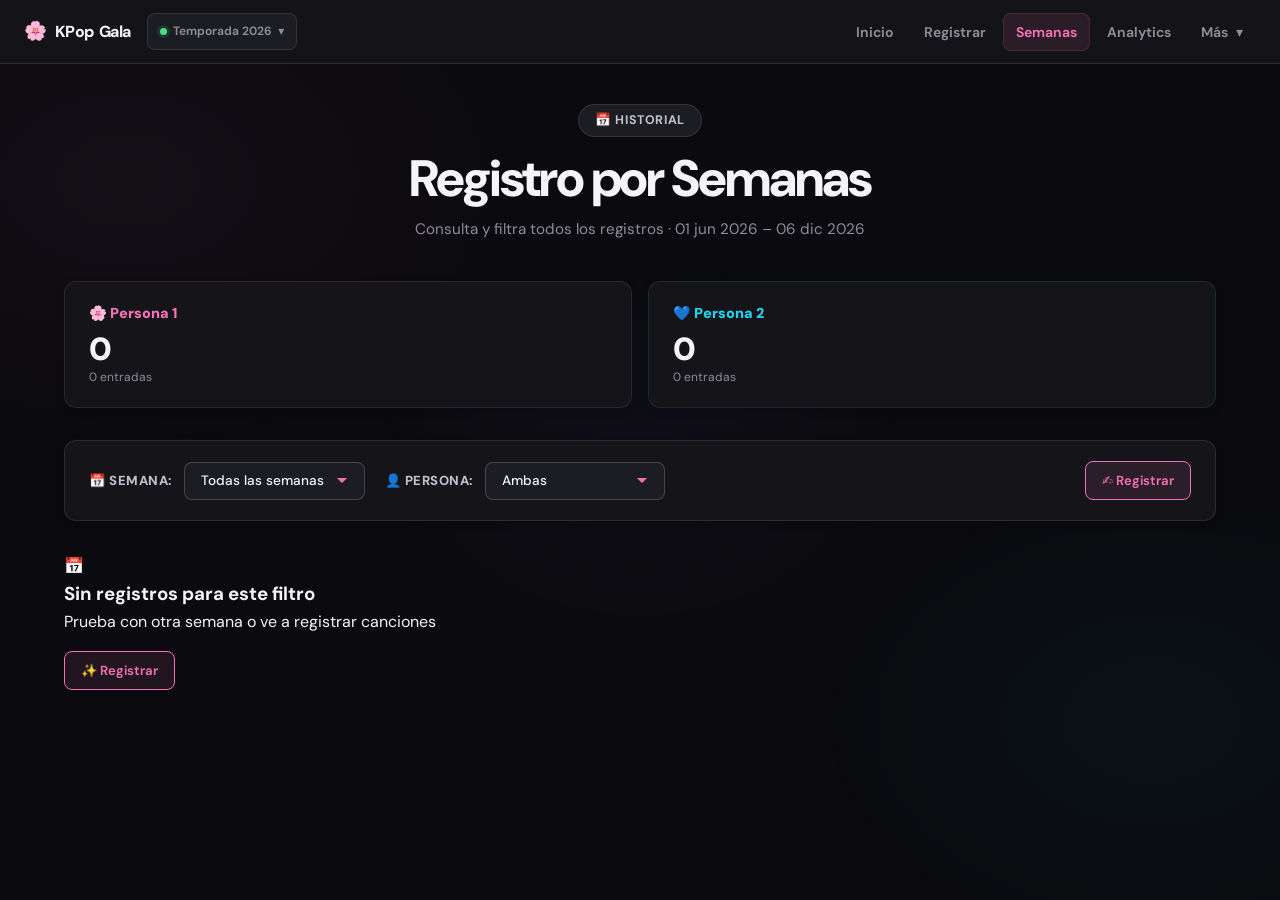
<file: kpop-gala-web/semanas.html>
<!DOCTYPE html>
<html lang="es">
<head>
  <meta charset="UTF-8">
  <meta name="viewport" content="width=device-width, initial-scale=1.0">
  <title>✨ KPop Gala · Semanas</title>
  <link rel="stylesheet" href="css/global.css">
  <link rel="stylesheet" href="css/semanas.css">
  <link rel="stylesheet" href="css/design-system.css">
</head>
<body>
<nav class="navbar" aria-label="Navegación principal">
  <div class="nav-shell">
    <a href="index.html" class="nav-logo" aria-label="KPop Gala · Inicio"><span aria-hidden="true">🌸</span><strong>KPop Gala</strong></a>
    <button class="nav-menu-toggle" type="button" aria-expanded="false" aria-controls="primary-navigation">
      <span class="sr-only">Abrir menú</span><span class="nav-menu-icon" aria-hidden="true"></span>
    </button>
    <div class="nav-panel" id="primary-navigation">
      <ul class="nav-links">
        <li><a class="nav-link" href="index.html"><span>Inicio</span></a></li>
        <li><a class="nav-link" href="registro.html"><span>Registrar</span></a></li>
        <li><a class="nav-link" href="semanas.html" aria-current="page"><span>Semanas</span></a></li>
        <li><a class="nav-link" href="analytics.html"><span>Analytics</span></a></li>
        <li class="nav-more">
          <button class="nav-more-toggle" type="button" aria-expanded="false" aria-controls="secondary-navigation"><span>Más</span><span class="nav-chevron" aria-hidden="true">▾</span></button>
          <ul class="dropdown-menu" id="secondary-navigation" aria-label="Más secciones">
        <li><a class="nav-link" href="catalogo.html"><span>Catálogo</span></a></li>
        <li><a class="nav-link" href="temporadas.html"><span>Temporadas</span></a></li>
        <li><a class="nav-link" href="hall-of-fame.html"><span>Hall of Fame</span></a></li>
        <li><a class="nav-link" href="datos.html"><span>Datos</span></a></li>
          </ul>
        </li>
      </ul>
    </div>
  </div>
</nav>

<main class="page-wrapper">
  <div class="page-header fade-up">
    <div class="emoji-badge">📅 HISTORIAL</div>
    <h1>Registro por Semanas</h1>
    <p>Consulta y filtra todos los registros de la temporada activa</p>
  </div>

  <div class="resumen-personas fade-up delay-1">
    <div class="resumen-persona-card rp1">
      <div class="rp-name">🌸 Persona 1</div>
      <div class="rp-pts" id="res-pts-p1">0</div>
      <div class="rp-sub" id="res-ent-p1">0 entradas</div>
    </div>
    <div class="resumen-persona-card rp2">
      <div class="rp-name">💙 Persona 2</div>
      <div class="rp-pts" id="res-pts-p2">0</div>
      <div class="rp-sub" id="res-ent-p2">0 entradas</div>
    </div>
  </div>

  <div class="filtros-bar card fade-up delay-2">
    <label for="filtro-semana">📅 Semana:</label>
    <select id="filtro-semana"><option value="todas">Todas las semanas</option></select>
    <label for="filtro-persona" style="margin-left:0.5rem;">👤 Persona:</label>
    <select id="filtro-persona">
      <option value="todas">Ambas</option>
      <option value="p1">🌸 Persona 1</option>
      <option value="p2">💙 Persona 2</option>
    </select>
    <a href="registro.html" class="btn btn-primary btn-sm" style="margin-left:auto;">✍️ Registrar</a>
  </div>

  <div id="semanas-container"></div>
</main>

<div id="toast-container"></div>
<script src="js/data.js"></script>
<script src="js/navigation.js"></script>
<script src="js/semanas.js"></script>
</body>
</html>
</file>
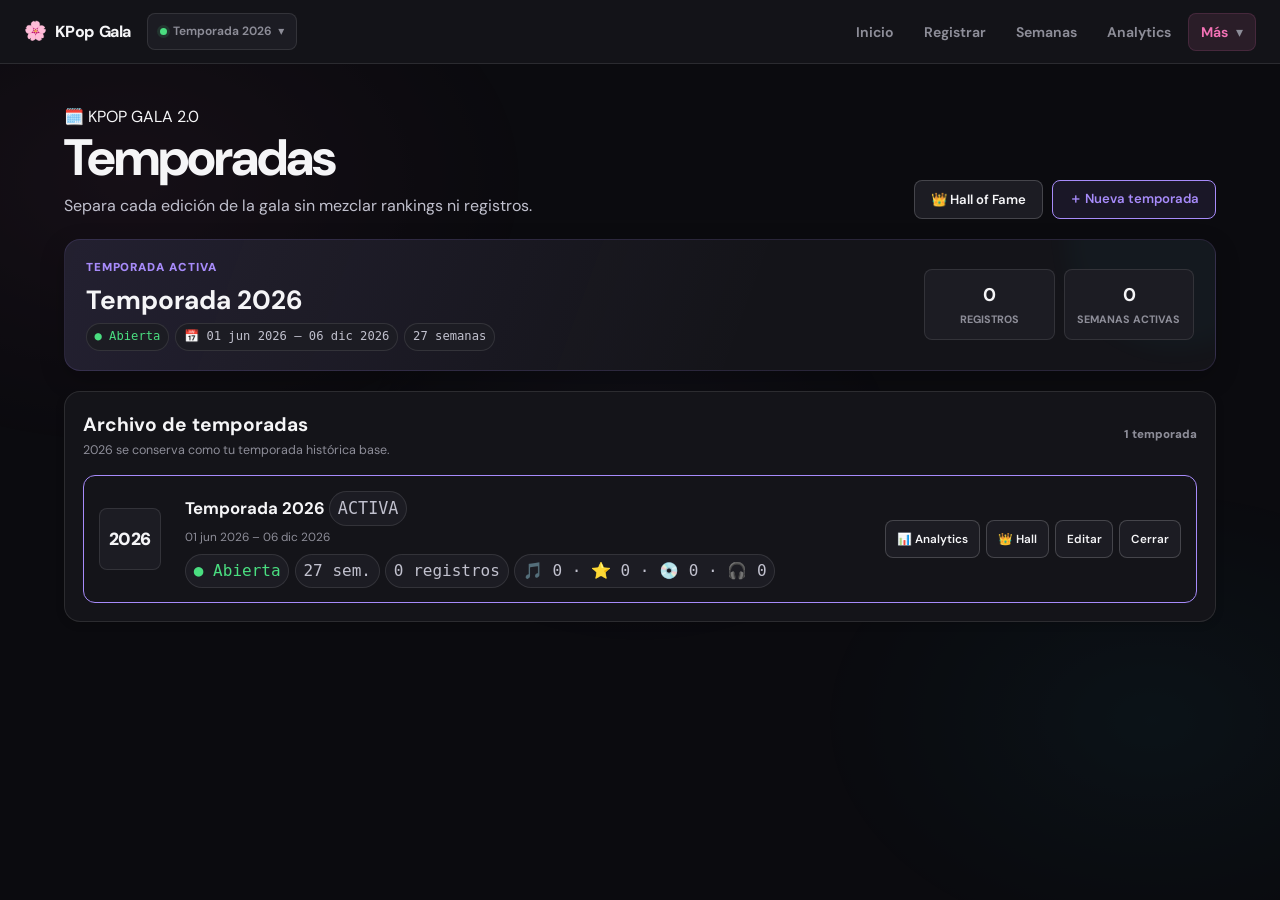
<file: kpop-gala-web/temporadas.html>
<!DOCTYPE html>
<html lang="es">
<head>
  <meta charset="UTF-8">
  <meta name="viewport" content="width=device-width, initial-scale=1.0">
  <title>🗓️ KPop Gala · Temporadas</title>
  <link rel="stylesheet" href="css/global.css">
  <link rel="stylesheet" href="css/temporadas.css">
  <link rel="stylesheet" href="css/design-system.css">
</head>
<body>
<nav class="navbar" aria-label="Navegación principal">
  <div class="nav-shell">
    <a href="index.html" class="nav-logo" aria-label="KPop Gala · Inicio"><span aria-hidden="true">🌸</span><strong>KPop Gala</strong></a>
    <button class="nav-menu-toggle" type="button" aria-expanded="false" aria-controls="primary-navigation">
      <span class="sr-only">Abrir menú</span><span class="nav-menu-icon" aria-hidden="true"></span>
    </button>
    <div class="nav-panel" id="primary-navigation">
      <ul class="nav-links">
        <li><a class="nav-link" href="index.html"><span>Inicio</span></a></li>
        <li><a class="nav-link" href="registro.html"><span>Registrar</span></a></li>
        <li><a class="nav-link" href="semanas.html"><span>Semanas</span></a></li>
        <li><a class="nav-link" href="analytics.html"><span>Analytics</span></a></li>
        <li class="nav-more nav-has-current">
          <button class="nav-more-toggle" type="button" aria-expanded="false" aria-controls="secondary-navigation"><span>Más</span><span class="nav-chevron" aria-hidden="true">▾</span></button>
          <ul class="dropdown-menu" id="secondary-navigation" aria-label="Más secciones">
        <li><a class="nav-link" href="catalogo.html"><span>Catálogo</span></a></li>
        <li><a class="nav-link" href="temporadas.html" aria-current="page"><span>Temporadas</span></a></li>
        <li><a class="nav-link" href="hall-of-fame.html"><span>Hall of Fame</span></a></li>
        <li><a class="nav-link" href="datos.html"><span>Datos</span></a></li>
          </ul>
        </li>
      </ul>
    </div>
  </div>
</nav>

<main class="page-wrapper seasons-page">
  <header class="season-page-head fade-up">
    <div>
      <div class="emoji-badge">🗓️ KPOP GALA 2.0</div>
      <h1>Temporadas</h1>
      <p>Separa cada edición de la gala sin mezclar rankings ni registros.</p>
    </div>
    <div class="season-head-actions">
      <a class="season-btn" href="hall-of-fame.html">👑 Hall of Fame</a>
      <button class="season-btn primary" id="btn-new-season" type="button">＋ Nueva temporada</button>
    </div>
  </header>

  <section id="active-season-card" class="active-season-card fade-up delay-1"></section>

  <section class="season-section fade-up delay-2">
    <div class="season-section-head">
      <div><h2>Archivo de temporadas</h2><p>2026 se conserva como tu temporada histórica base.</p></div>
      <span id="season-count" class="season-count"></span>
    </div>
    <div id="season-list" class="season-list"></div>
  </section>
</main>

<dialog id="season-dialog" class="season-dialog">
  <form id="season-form" method="dialog">
    <div class="dialog-head"><div><small id="season-dialog-kicker">NUEVA EDICIÓN</small><h2 id="season-dialog-title">Crear temporada</h2></div><button type="button" id="season-dialog-close" class="dialog-close">✕</button></div>
    <input id="season-edit-id" type="hidden">
    <div class="season-form-grid">
      <label><span>Año</span><input id="season-year" type="number" min="2020" max="2100" required></label>
      <label><span>Nombre</span><input id="season-name" type="text" maxlength="60" placeholder="Temporada 2027" required></label>
      <label><span>Fecha de inicio</span><input id="season-start" type="date" required></label>
      <label><span>Fecha de fin</span><input id="season-end" type="date" required></label>
    </div>
    <div class="season-dialog-note">Los registros existentes no se mueven. Una temporada nueva empieza vacía y comparte tu mismo catálogo.</div>
    <div class="dialog-actions"><button type="button" class="season-btn" id="season-cancel">Cancelar</button><button type="submit" class="season-btn primary" id="season-save">Guardar temporada</button></div>
  </form>
</dialog>

<div id="season-toast" class="season-toast"></div>
<script src="js/data.js"></script>
<script src="js/navigation.js"></script>
<script src="js/temporadas.js"></script>
</body>
</html>
</file>
<file: kpop-gala-web/css/global.css>
/* ============================================================
   KPOP GALA — GLOBAL.CSS
   Variables, reset, tipografía, navbar, utilidades compartidas
   ============================================================ */

@import url('https://fonts.googleapis.com/css2?family=DM+Sans:wght@400;500;600;700;800&display=swap');

/* ── Variables ───────────────────────────────────────────────── */
:root {
  color-scheme: dark;
  --bg: #0b0b0f;
  --surface: #141419;
  --elevated: #1c1c23;
  --surface-hover: #24242e;
  --text: #f5f5f7;
  --text-soft: #c1c1ce;
  --text-muted: #8d8d98;
  --border: rgba(255, 255, 255, .10);
  --border-strong: rgba(255, 255, 255, .18);
  --on-accent: #0b0b0f;
  --overlay: rgba(0, 0, 0, .68);

  /* Product roles. Participant colors stay independent of category colors. */
  --accent-song: #f472b6;
  --accent-artist: #22d3ee;
  --accent-album: #a78bfa;
  --accent-bside: #4ade80;
  --accent-gala: #facc15;
  --song-tint: rgba(244, 114, 182, .10);
  --artist-tint: rgba(34, 211, 238, .10);
  --album-tint: rgba(167, 139, 250, .10);
  --bside-tint: rgba(74, 222, 128, .10);
  --gala-tint: rgba(250, 204, 21, .08);
  --success: #4ade80;
  --danger: #fb7185;
  --focus: #67e8f9;
  --control-accent: var(--accent-song);
  --control-tint: var(--song-tint);

  /* Compatibility aliases: existing templates and APIs retain their names. */
  --bg2: var(--bg);
  --surface2: var(--elevated);
  --surface-elevated: var(--elevated);
  --rosa: var(--accent-song);
  --cyan: var(--accent-artist);
  --violeta: var(--accent-album);
  --verde: var(--accent-bside);
  --amarillo: var(--accent-gala);
  --p1: var(--accent-song);
  --p2: var(--accent-artist);
  --rosa-glow: rgba(244, 114, 182, .14);
  --cyan-glow: rgba(34, 211, 238, .12);
  --violeta-glow: rgba(167, 139, 250, .14);
  --verde-glow: rgba(74, 222, 128, .12);
  --amarillo-glow: rgba(250, 204, 21, .12);

  --space-1: .25rem;
  --space-2: .5rem;
  --space-3: .75rem;
  --space-4: 1rem;
  --space-5: 1.25rem;
  --space-6: 1.5rem;
  --space-8: 2rem;
  --space-10: 2.5rem;
  --space-12: 3rem;
  --space-16: 4rem;
  --content-normal: 1200px;
  --content-wide: 1280px;
  --page-gutter: var(--space-6);
  --radius-sm: 8px;
  --radius-md: 12px;
  --radius-lg: 16px;
  --radius-xl: var(--radius-lg);
  --radius-pill: 999px;
  --shadow-sm: 0 2px 8px rgba(0, 0, 0, .16);
  --shadow-md: 0 8px 24px rgba(0, 0, 0, .22);
  --shadow-lg: 0 18px 48px rgba(0, 0, 0, .36);

  --font-body: 'DM Sans', system-ui, -apple-system, 'Segoe UI', sans-serif;
  --font-display: var(--font-body);
  --font-mono: ui-monospace, 'Cascadia Code', 'SFMono-Regular', Consolas, monospace;
  --text-xs: .75rem;
  --text-sm: .875rem;
  --text-base: 1rem;
  --text-title: clamp(2rem, 5vw, 3.2rem);
  --duration-fast: 150ms;
  --duration-base: 220ms;
  --ease: cubic-bezier(.2, .7, .2, 1);
  --ease-out: cubic-bezier(.16, 1, .3, 1);
}

/* ── Reset ───────────────────────────────────────────────────── */
*, *::before, *::after { box-sizing: border-box; margin: 0; padding: 0; }
html { scroll-behavior: smooth; }
body {
  font-family: var(--font-body);
  background: var(--bg);
  color: var(--text);
  min-height: 100vh;
  line-height: 1.6;
  overflow-x: hidden;
}
img { max-width: 100%; display: block; }
a { text-decoration: none; color: inherit; }
button { cursor: pointer; border: none; font-family: var(--font-body); }
input, select, textarea { font-family: var(--font-body); }

/* ── Fondo decorativo ────────────────────────────────────────── */
body::before {
  content: '';
  position: fixed;
  inset: 0;
  background:
    radial-gradient(ellipse 600px 400px at 10% 20%, var(--rosa-glow) 0%, transparent 70%),
    radial-gradient(ellipse 500px 350px at 90% 80%, var(--cyan-glow) 0%, transparent 70%),
    radial-gradient(ellipse 400px 300px at 50% 50%, var(--album-tint) 0%, transparent 70%);
  opacity: .35;
  pointer-events: none;
  z-index: 0;
}

/* ── App shell / navegación global ───────────────────────────── */
.sr-only {
  position: absolute;
  width: 1px;
  height: 1px;
  padding: 0;
  margin: -1px;
  overflow: hidden;
  clip: rect(0, 0, 0, 0);
  white-space: nowrap;
  border: 0;
}

.navbar {
  position: sticky;
  top: 0;
  z-index: 100;
  height: 64px;
  background: rgba(20, 20, 25, .96);
  border-bottom: 1px solid var(--border);
  box-shadow: none;
  backdrop-filter: blur(16px);
  -webkit-backdrop-filter: blur(16px);
}

.nav-shell {
  width: 100%;
  max-width: var(--content-wide);
  height: 100%;
  margin: 0 auto;
  padding: 0 var(--page-gutter);
  display: flex;
  align-items: center;
  gap: var(--space-4);
}

.nav-logo {
  flex: 0 0 auto;
  display: inline-flex;
  align-items: center;
  gap: var(--space-2);
  color: var(--text);
  font-family: var(--font-body);
  font-size: 1rem;
  font-weight: 800;
  letter-spacing: -.025em;
  white-space: nowrap;
}
.nav-logo strong { font: inherit; }
.nav-logo > span { font-size: 1.15rem; }
.nav-logo:hover strong { color: var(--accent-song); }

.nav-panel { margin-left: auto; }
.nav-links {
  display: flex;
  align-items: center;
  gap: var(--space-1);
  list-style: none;
}
.nav-links li { list-style: none; }
.nav-link,
.nav-more-toggle,
.nav-menu-toggle {
  display: inline-flex;
  align-items: center;
  justify-content: center;
  gap: var(--space-2);
  min-height: 38px;
  padding: var(--space-2) var(--space-3);
  border: 1px solid transparent;
  border-radius: var(--radius-sm);
  background: transparent;
  color: var(--text-muted);
  font-family: var(--font-body);
  font-size: var(--text-sm);
  font-weight: 650;
  line-height: 1;
  white-space: nowrap;
  transition: color var(--duration-fast), background var(--duration-fast), border-color var(--duration-fast);
}
.nav-link:hover,
.nav-more-toggle:hover,
.nav-link[aria-current="page"],
.nav-more-toggle[aria-current="page"],
.nav-more.nav-has-current > .nav-more-toggle {
  color: var(--text);
  background: var(--song-tint);
  border-color: var(--rosa-glow);
}
.nav-link[aria-current="page"],
.nav-more-toggle[aria-current="page"],
.nav-more.nav-has-current > .nav-more-toggle { color: var(--accent-song); }
.nav-more { position: relative; }
.nav-chevron { color: var(--text-muted); transition: transform var(--duration-fast); }
.nav-more.is-open .nav-chevron { transform: rotate(180deg); }
.dropdown-menu {
  position: absolute;
  top: calc(100% + var(--space-2));
  right: 0;
  min-width: 210px;
  padding: var(--space-2);
  border: 1px solid var(--border-strong);
  border-radius: var(--radius-md);
  background: var(--elevated);
  box-shadow: var(--shadow-lg);
  opacity: 0;
  visibility: hidden;
  pointer-events: none;
  transform: translateY(-4px);
  transition: opacity var(--duration-fast), transform var(--duration-fast), visibility var(--duration-fast);
}
.nav-more.is-open .dropdown-menu {
  opacity: 1;
  visibility: visible;
  pointer-events: auto;
  transform: translateY(0);
}
.dropdown-menu .nav-link {
  width: 100%;
  justify-content: flex-start;
}
.nav-menu-toggle { display: none; }
.nav-menu-icon,
.nav-menu-icon::before,
.nav-menu-icon::after {
  width: 18px;
  height: 1.5px;
  border-radius: var(--radius-pill);
  background: currentColor;
  transition: transform var(--duration-fast), opacity var(--duration-fast);
}
.nav-menu-icon { position: relative; }
.nav-menu-icon::before,
.nav-menu-icon::after { content: ''; position: absolute; left: 0; }
.nav-menu-icon::before { top: -6px; }
.nav-menu-icon::after { top: 6px; }
.nav-menu-toggle[aria-expanded="true"] .nav-menu-icon { background: transparent; }
.nav-menu-toggle[aria-expanded="true"] .nav-menu-icon::before { top: 0; transform: rotate(45deg); }
.nav-menu-toggle[aria-expanded="true"] .nav-menu-icon::after { top: 0; transform: rotate(-45deg); }

/* Season chip is injected by the historical shared UI; keep it inside the shell. */
body .navbar .kg-season-chip {
  position: static;
  flex: 0 0 auto;
  margin: 0;
  padding: var(--space-2) var(--space-3);
  min-height: 34px;
  transform: none;
  border-width: 1px;
  border-radius: var(--radius-sm);
  background: var(--elevated);
  color: var(--text-muted);
  font-family: var(--font-body);
  font-size: var(--text-xs);
  font-weight: 650;
}
body .navbar .kg-season-chip:hover { transform: none; color: var(--accent-album); }

@media (max-width: 900px) {
  .navbar { height: 60px; }
  .nav-shell { gap: var(--space-2); }
  .nav-menu-toggle {
    display: inline-flex;
    width: 42px;
    height: 42px;
    padding: 0;
    margin-left: auto;
    color: var(--text);
    background: var(--elevated);
    border-color: var(--border);
  }
  .nav-panel {
    display: none;
    position: fixed;
    inset: 60px 0 auto;
    width: 100%;
    height: calc(100dvh - 60px);
    margin: 0;
    padding: var(--space-3) var(--page-gutter) var(--space-8);
    overflow-y: auto;
    overscroll-behavior: contain;
    background: rgba(11, 11, 15, .985);
    border-top: 1px solid var(--border);
  }
  body.nav-open { overflow: hidden; }
  body.nav-open .nav-panel { display: block; }
  .nav-links { align-items: stretch; flex-direction: column; gap: var(--space-1); }
  .nav-link {
    width: 100%;
    min-height: 48px;
    justify-content: flex-start;
    padding: var(--space-3) var(--space-4);
    font-size: var(--text-base);
  }
  .nav-link[aria-current="page"] { background: var(--song-tint); }
  .nav-more { width: 100%; }
  .nav-more-toggle { display: none; }
  .dropdown-menu {
    position: static;
    min-width: 0;
    padding: var(--space-1) 0 0;
    border: 0;
    background: transparent;
    box-shadow: none;
    opacity: 1;
    visibility: visible;
    pointer-events: auto;
    transform: none;
  }
  .dropdown-menu .nav-link { padding-left: var(--space-4); }
  body .navbar .kg-season-chip { padding: var(--space-2); }
  body .navbar .kg-season-chip .kg-season-name {
    display: block;
    position: absolute;
    width: 1px;
    height: 1px;
    margin: -1px;
    overflow: hidden;
    clip: rect(0, 0, 0, 0);
    white-space: nowrap;
  }
}

@media (max-width: 380px) {
  .nav-shell { padding-inline: var(--space-3); }
  .nav-logo strong { font-size: .9rem; }
}

/* ── Wrapper principal ───────────────────────────────────────── */
.page-wrapper {
  position: relative;
  z-index: 1;
  max-width: var(--content-normal);
  margin: 0 auto;
  padding: var(--space-10) var(--page-gutter) var(--space-16);
}

/* ── Page header ─────────────────────────────────────────────── */
.page-header {
  text-align: center;
  margin-bottom: 2.5rem;
}
.page-header .emoji-badge {
  display: inline-flex;
  align-items: center;
  gap: 0.35rem;
  padding: 0.35rem 1rem;
  background: var(--surface2);
  border: 1px solid var(--border);
  border-radius: 99px;
  font-size: 0.78rem;
  font-weight: 700;
  color: var(--text-soft);
  letter-spacing: 0.05em;
  text-transform: uppercase;
  margin-bottom: 0.85rem;
}
.page-header h1 {
  font-family: var(--font-display);
  font-weight: 900;
  font-size: clamp(2rem, 5vw, 3.2rem);
  line-height: 1.1;
  letter-spacing: -1.5px;
  background: linear-gradient(135deg, var(--rosa) 0%, var(--violeta) 50%, var(--cyan) 100%);
  -webkit-background-clip: text;
  -webkit-text-fill-color: transparent;
  background-clip: text;
  margin-bottom: 0.6rem;
}
.page-header p {
  color: var(--text-muted);
  font-size: 0.95rem;
  max-width: 480px;
  margin: 0 auto;
}

/* ── Cards ───────────────────────────────────────────────────── */
.card {
  background: var(--surface);
  border: 1px solid var(--border);
  border-radius: var(--radius-lg);
  box-shadow: var(--shadow-sm);
  overflow: hidden;
  transition: box-shadow 0.3s var(--ease-out), transform 0.3s var(--ease);
}
.card:hover {
  box-shadow: var(--shadow-md);
  transform: translateY(-2px);
}

/* ── Botones ─────────────────────────────────────────────────── */
.btn {
  display: inline-flex;
  align-items: center;
  justify-content: center;
  gap: 0.45rem;
  padding: 0.65rem 1.6rem;
  border-radius: 99px;
  font-family: var(--font-display);
  font-weight: 800;
  font-size: 0.9rem;
  letter-spacing: 0.02em;
  transition: all 0.22s var(--ease);
  cursor: pointer;
}
.btn-primary {
  background: linear-gradient(135deg, var(--rosa), var(--violeta));
  color: var(--on-accent);
  box-shadow: 0 4px 20px var(--rosa-glow);
}
.btn-primary:hover {
  transform: translateY(-1px);
  box-shadow: 0 6px 30px var(--rosa-glow);
}
.btn-secondary {
  background: var(--surface2);
  color: var(--text);
  border: 1px solid var(--border);
}
.btn-secondary:hover {
  border-color: var(--rosa);
  color: var(--rosa);
  background: var(--elevated);
}
.btn-cyan {
  background: linear-gradient(135deg, var(--cyan), var(--verde));
  color: var(--on-accent);
  box-shadow: 0 4px 20px var(--cyan-glow);
}
.btn-cyan:hover {
  transform: translateY(-1px);
  box-shadow: 0 6px 30px var(--cyan-glow);
}
.btn-sm {
  padding: 0.4rem 1rem;
  font-size: 0.8rem;
}

/* ── Badges de persona ───────────────────────────────────────── */
.badge-p1 {
  background: linear-gradient(135deg, var(--rosa), var(--violeta));
  color: var(--on-accent);
  padding: 0.2rem 0.7rem;
  border-radius: 99px;
  font-size: 0.72rem;
  font-weight: 800;
  letter-spacing: 0.04em;
}
.badge-p2 {
  background: linear-gradient(135deg, var(--cyan), var(--verde));
  color: var(--on-accent);
  padding: 0.2rem 0.7rem;
  border-radius: 99px;
  font-size: 0.72rem;
  font-weight: 800;
  letter-spacing: 0.04em;
}

/* ── Inputs / selects ────────────────────────────────────────── */
.form-group { display: flex; flex-direction: column; gap: 0.4rem; }
.form-label {
  font-family: var(--font-display);
  font-weight: 700;
  font-size: 0.82rem;
  color: var(--text-soft);
  letter-spacing: 0.03em;
  text-transform: uppercase;
}
.form-input, .form-select {
  padding: 0.7rem 1rem;
  border: 1px solid var(--border);
  border-radius: var(--radius-md);
  background: var(--surface);
  color: var(--text);
  font-size: 0.9rem;
  font-weight: 500;
  transition: border-color 0.2s, box-shadow 0.2s;
  outline: none;
  -webkit-appearance: none;
  appearance: none;
}
.form-input:focus, .form-select:focus {
  border-color: var(--rosa);
  box-shadow: 0 0 0 3px var(--rosa-glow);
}
.form-select {
  background-image: url("data:image/svg+xml,%3Csvg xmlns='http://www.w3.org/2000/svg' width='12' height='12' viewBox='0 0 12 12'%3E%3Cpath fill='%23a07060' d='M6 8L1 3h10z'/%3E%3C/svg%3E");
  background-repeat: no-repeat;
  background-position: right 1rem center;
  padding-right: 2.5rem;
}

/* ── Separador neon ──────────────────────────────────────────── */
.neon-divider {
  height: 2px;
  background: linear-gradient(90deg, transparent, var(--rosa), var(--violeta), var(--cyan), transparent);
  border: none;
  margin: 2rem 0;
  border-radius: 99px;
}

/* ── Toast / alert ───────────────────────────────────────────── */
#toast-container {
  position: fixed;
  bottom: 2rem;
  right: 2rem;
  z-index: 9999;
  display: flex;
  flex-direction: column;
  gap: 0.75rem;
}
.toast {
  display: flex;
  align-items: center;
  gap: 0.75rem;
  padding: 0.9rem 1.4rem;
  background: var(--surface);
  border: 1px solid var(--border);
  border-radius: var(--radius-md);
  box-shadow: var(--shadow-lg);
  font-family: var(--font-display);
  font-weight: 700;
  font-size: 0.88rem;
  min-width: 240px;
  animation: toastIn 0.35s var(--ease) both;
}
.toast.success { border-color: var(--verde); }
.toast.error   { border-color: var(--rosa);  }
@keyframes toastIn {
  from { opacity: 0; transform: translateY(20px) scale(0.95); }
  to   { opacity: 1; transform: translateY(0)  scale(1);      }
}

/* ── Scrollbar custom ────────────────────────────────────────── */
::-webkit-scrollbar { width: 6px; }
::-webkit-scrollbar-track { background: var(--bg2); }
::-webkit-scrollbar-thumb {
  background: linear-gradient(var(--rosa), var(--violeta));
  border-radius: 99px;
}

/* ── Utilities ───────────────────────────────────────────────── */
.text-center { text-align: center; }
.flex        { display: flex; }
.flex-center { display: flex; align-items: center; justify-content: center; }
.gap-1  { gap: 0.5rem; }
.gap-2  { gap: 1rem;   }
.gap-3  { gap: 1.5rem; }
.mt-1   { margin-top: 0.5rem; }
.mt-2   { margin-top: 1rem; }
.mt-3   { margin-top: 1.5rem; }
.mt-4   { margin-top: 2rem; }
.fw-bold { font-weight: 700; }
.fw-black { font-weight: 900; }
.font-display { font-family: var(--font-display); }
/* Preserve the HTML hidden contract against component display rules. */
[hidden]:not([hidden="until-found"]), .hidden { display: none !important; }

/* ── Animaciones de entrada ──────────────────────────────────── */
.fade-up {
  opacity: 0;
  transform: translateY(8px);
  animation: fadeUp var(--duration-base) var(--ease-out) both;
}
@keyframes fadeUp {
  to { opacity: 1; transform: translateY(0); }
}
.delay-1 { animation-delay: 0.1s; }
.delay-2 { animation-delay: 0.2s; }
.delay-3 { animation-delay: 0.3s; }
.delay-4 { animation-delay: 0.4s; }
.delay-5 { animation-delay: 0.5s; }

/* ── Responsive básico ───────────────────────────────────────── */
@media (max-width: 768px) {
  .navbar { padding: 0 1rem; }
  :root { --page-gutter: var(--space-4); }
  .page-wrapper { padding: var(--space-6) var(--page-gutter) var(--space-12); }
}

/* Base accessibility; page-specific work follows in later phases. */
:root body :focus-visible {
  outline: 2px solid var(--focus);
  outline-offset: 3px;
}
input, select, textarea { accent-color: var(--control-accent); }
::selection { background: var(--accent-album); color: var(--on-accent); }
@media (prefers-reduced-motion: reduce) {
  html { scroll-behavior: auto !important; }
  *, *::before, *::after {
    animation-duration: .01ms !important;
    animation-delay: 0ms !important;
    animation-iteration-count: 1 !important;
    transition-duration: .01ms !important;
    transition-delay: 0ms !important;
    scroll-behavior: auto !important;
  }
  .fade-up { opacity: 1; transform: none; }
}
</file>
<file: kpop-gala-web/css/index.css>
/* ============================================================
   KPOP GALA — INDEX.CSS
   Estilos del ranking global / página principal
   ============================================================ */

/* ── Hero stats bar ──────────────────────────────────────────── */
.stats-bar {
  display: flex;
  gap: 1rem;
  margin-bottom: 2rem;
  flex-wrap: wrap;
}
.stat-chip {
  flex: 1;
  min-width: 140px;
  background: var(--surface);
  border: 1.5px solid var(--border);
  border-radius: var(--radius-md);
  padding: 1rem 1.25rem;
  display: flex;
  flex-direction: column;
  gap: 0.2rem;
  box-shadow: var(--shadow-sm);
  transition: box-shadow 0.25s, transform 0.25s var(--ease);
}
.stat-chip:hover {
  box-shadow: var(--shadow-md);
  transform: translateY(-2px);
}
.stat-chip .stat-num {
  font-family: var(--font-display);
  font-weight: 900;
  font-size: 1.9rem;
  line-height: 1;
  background: linear-gradient(135deg, var(--rosa), var(--violeta));
  -webkit-background-clip: text;
  -webkit-text-fill-color: transparent;
  background-clip: text;
}
.stat-chip .stat-num.cyan {
  background: linear-gradient(135deg, var(--cyan), var(--verde));
  -webkit-background-clip: text;
  -webkit-text-fill-color: transparent;
  background-clip: text;
}
.stat-chip .stat-label {
  font-size: 0.75rem;
  font-weight: 600;
  color: var(--text-muted);
  text-transform: uppercase;
  letter-spacing: 0.05em;
}

/* ── Ranking list ────────────────────────────────────────────── */
.ranking-list {
  display: flex;
  flex-direction: column;
  gap: 0.75rem;
}

.rank-card {
  display: flex;
  align-items: center;
  gap: 1.25rem;
  background: var(--surface);
  border: 1.5px solid var(--border);
  border-radius: var(--radius-lg);
  padding: 1rem 1.25rem;
  box-shadow: var(--shadow-sm);
  transition: all 0.3s var(--ease);
  position: relative;
  overflow: hidden;
}
.rank-card::before {
  content: '';
  position: absolute;
  left: 0; top: 0; bottom: 0;
  width: 3px;
  background: linear-gradient(to bottom, var(--rosa), var(--violeta));
  opacity: 0;
  transition: opacity 0.3s;
}
.rank-card:hover {
  box-shadow: var(--shadow-md);
  transform: translateX(4px);
  border-color: rgba(244, 114, 182, 0.3);
}
.rank-card:hover::before { opacity: 1; }

/* Top 3 especiales */
.rank-card.pos-1 {
  border-color: rgba(250, 204, 21, 0.4);
  background: linear-gradient(135deg, #fffbeb 0%, #fff 100%);
}
.rank-card.pos-1::before {
  background: linear-gradient(to bottom, var(--amarillo), #f59e0b);
  opacity: 1;
}
.rank-card.pos-2 {
  border-color: rgba(148, 163, 184, 0.4);
  background: linear-gradient(135deg, #f8fafc 0%, #fff 100%);
}
.rank-card.pos-2::before {
  background: linear-gradient(to bottom, #94a3b8, #64748b);
  opacity: 1;
}
.rank-card.pos-3 {
  border-color: rgba(180, 120, 60, 0.3);
  background: linear-gradient(135deg, #fdf6f0 0%, #fff 100%);
}
.rank-card.pos-3::before {
  background: linear-gradient(to bottom, #cd7f32, #a0522d);
  opacity: 1;
}

/* Número de posición */
.rank-pos {
  font-family: var(--font-display);
  font-weight: 900;
  font-size: 1.4rem;
  min-width: 2rem;
  text-align: center;
  color: var(--text-muted);
  line-height: 1;
}
.rank-card.pos-1 .rank-pos { color: var(--amarillo); text-shadow: 0 0 12px var(--amarillo-glow); }
.rank-card.pos-2 .rank-pos { color: #94a3b8; }
.rank-card.pos-3 .rank-pos { color: #cd7f32; }

/* Imagen canción */
.rank-img-wrap {
  width: 58px;
  height: 58px;
  border-radius: var(--radius-md);
  overflow: hidden;
  flex-shrink: 0;
  box-shadow: 0 4px 12px rgba(0,0,0,0.12);
  position: relative;
}
.rank-img-wrap img {
  width: 100%;
  height: 100%;
  object-fit: cover;
  transition: transform 0.4s var(--ease);
}
.rank-card:hover .rank-img-wrap img { transform: scale(1.1); }
.rank-img-placeholder {
  width: 100%;
  height: 100%;
  background: linear-gradient(135deg, var(--rosa-glow), var(--violeta-glow));
  display: flex;
  align-items: center;
  justify-content: center;
  font-size: 1.4rem;
}

/* Info de canción */
.rank-info {
  flex: 1;
  min-width: 0;
}
.rank-info .song-name {
  font-family: var(--font-display);
  font-weight: 800;
  font-size: 1rem;
  color: var(--text);
  white-space: nowrap;
  overflow: hidden;
  text-overflow: ellipsis;
  margin-bottom: 0.15rem;
}
.rank-info .song-artist {
  font-size: 0.8rem;
  color: var(--text-muted);
  font-weight: 500;
}

/* Puntajes */
.rank-scores {
  display: flex;
  flex-direction: column;
  align-items: flex-end;
  gap: 0.3rem;
  flex-shrink: 0;
}
.rank-total {
  font-family: var(--font-display);
  font-weight: 900;
  font-size: 1.5rem;
  color: var(--text);
  line-height: 1;
}
.rank-total small {
  font-size: 0.65rem;
  font-weight: 600;
  color: var(--text-muted);
  text-transform: uppercase;
  letter-spacing: 0.05em;
  margin-left: 2px;
}
.rank-persona-scores {
  display: flex;
  gap: 0.4rem;
}
.rank-persona-scores .ps {
  font-size: 0.72rem;
  font-weight: 700;
  padding: 0.15rem 0.5rem;
  border-radius: 99px;
}
.rank-persona-scores .ps.p1 {
  background: rgba(244, 114, 182, 0.12);
  color: var(--rosa);
  border: 1px solid var(--rosa-glow);
}
.rank-persona-scores .ps.p2 {
  background: rgba(34, 211, 238, 0.12);
  color: var(--cyan);
  border: 1px solid var(--cyan-glow);
}

/* Barra de progreso */
.rank-bar-wrap {
  position: absolute;
  bottom: 0; left: 0; right: 0;
  height: 2px;
  background: var(--border);
}
.rank-bar {
  height: 100%;
  background: linear-gradient(90deg, var(--rosa), var(--violeta), var(--cyan));
  border-radius: 99px;
  transition: width 1s var(--ease-out);
}

/* ── Estado vacío ────────────────────────────────────────────── */
.empty-state {
  text-align: center;
  padding: 4rem 2rem;
  color: var(--text-muted);
}
.empty-state .empty-icon { font-size: 3.5rem; margin-bottom: 1rem; }
.empty-state h3 {
  font-family: var(--font-display);
  font-weight: 800;
  font-size: 1.2rem;
  color: var(--text-soft);
  margin-bottom: 0.5rem;
}
.empty-state p { font-size: 0.875rem; }

/* ── Tabs de filtro ──────────────────────────────────────────── */
.tabs {
  display: flex;
  gap: 0.4rem;
  margin-bottom: 1.5rem;
  flex-wrap: wrap;
}
.tab-btn {
  padding: 0.5rem 1.2rem;
  border-radius: 99px;
  font-family: var(--font-display);
  font-weight: 700;
  font-size: 0.82rem;
  background: var(--surface);
  border: 1.5px solid var(--border);
  color: var(--text-soft);
  transition: all 0.2s var(--ease);
  cursor: pointer;
}
.tab-btn:hover { border-color: var(--rosa); color: var(--rosa); }
.tab-btn.active {
  background: linear-gradient(135deg, var(--rosa), var(--violeta));
  border-color: transparent;
  color: #fff;
  box-shadow: 0 4px 16px var(--rosa-glow);
}
</file>
<file: kpop-gala-web/css/design-system.css>
/* KPOP GALA — Design System, phase 1.
   Loaded after page CSS. Existing layout, selectors and JS remain intact.
   `body` gives shared paint precedence over legacy CSS injected after load. */

/* Content widths and type hierarchy, without moving page sections. */
body :is(.datos-page, .hof-page, .seasons-page) { max-width: var(--content-normal); }
body .analytics-page { max-width: var(--content-wide); }
body .kg-season-banner { max-width: var(--content-normal); }
body :is(.page-header h1, .analytics-head h1, .season-page-head h1, .hof-head h1) {
  font-family: var(--font-display);
  font-size: var(--text-title);
  font-weight: 800;
  letter-spacing: -.04em;
  line-height: 1.1;
  color: var(--text);
  background: none;
  -webkit-text-fill-color: currentColor;
}
body :is(.form-label, .season-form-grid label span, .hof-form-grid label span) {
  color: var(--text-soft);
  font-weight: 600;
}
body :is(.stat-num, .rank-pos, .rank-total, .hi-pts, .str-pos, .str-pts,
  .rp-pts, .pts-val, .data-stat span, .analytics-stat strong, .detail-kpi strong,
  .active-season-stat strong, .season-year) {
  font-variant-numeric: tabular-nums;
  letter-spacing: -.035em;
}
body :is(.kg-rank-meta, .rank-persona-scores, .hof-award, .hof-status,
  .season-pill, .analytics-pill, .detail-badge, .data-kicker, .analytics-badge) {
  font-family: var(--font-mono);
  font-weight: 500;
}

/* Neutral surfaces: gradients are reserved for small, contextual accents. */
body :is(.card, .stat-chip, .rank-card, .form-card, .semana-selector,
  .filtros-bar, .semana-tabla, .resumen-persona-card, .historial-item,
  .catalog-summary-card, .catalog-item, .data-stat, .data-card, .profile-settings,
  .analytics-stat, .analytics-section, .record-card, .top-panel,
  .analytics-item, .detail-hero, .chart-card, .season-section, .season-card,
  .hof-card, .hof-editor) {
  background: var(--surface);
  border-color: var(--border);
  border-width: 1px;
  border-radius: var(--radius-md);
  box-shadow: var(--shadow-sm);
}
body :is(.form-card, .detail-hero, .season-section, .hof-editor) { border-radius: var(--radius-lg); }
body :is(.profile-field, .duel-person, .detail-kpi, .active-season-stat,
  .hof-season-switch, .kg-season-chip, .kg-rank-meta > span) {
  background: var(--elevated);
  border: 1px solid var(--border);
  border-radius: var(--radius-sm);
}
body :is(.stat-chip, .data-stat, .analytics-stat, .catalog-summary-card, .detail-kpi) {
  padding: var(--space-4);
}
body :is(.catalog-item.archived, .hof-empty, .kg-no-results) {
  background: var(--surface);
  border-color: var(--border);
}
body :is(.catalog-search-wrap, .image-preview-wrap, .storage-note code) {
  background: var(--elevated);
  color: var(--text);
}
body :is(.rank-img-wrap, .catalog-thumb, .image-preview-wrap, .detail-cover,
  .hof-cover, .season-year, .data-icon, .image-editor) { border-radius: var(--radius-sm); }
body .hof-cover { border: 1px solid var(--border-strong); }
body .catalog-item.archived { opacity: .78; }

/* Preserve participant and category distinction on the existing cards. */
body .form-card.p1-card, body .profile-field.p1-field { border-top: 2px solid var(--p1); }
body .form-card.p2-card, body .profile-field.p2-field { border-top: 2px solid var(--p2); }
body .resumen-persona-card.rp1 { border-color: var(--rosa-glow); }
body .resumen-persona-card.rp2 { border-color: var(--cyan-glow); }
body .rank-card.pos-1 { background: linear-gradient(105deg, var(--gala-tint), transparent 50%), var(--surface); border-color: var(--amarillo-glow); }
body .rank-card.pos-2, body .rank-card.pos-3 { background: var(--surface); border-color: var(--border-strong); }
body .rank-card.kg-top-1 { box-shadow: var(--shadow-sm); }
body :is(.rank-card.kg-top-1, .rank-card.kg-top-2, .rank-card.kg-top-3)::before { opacity: .25; }
body .hof-hero { background: linear-gradient(110deg, var(--gala-tint), transparent 60%), var(--surface); border: 1px solid var(--amarillo-glow); }
body .hof-card::before { background: linear-gradient(135deg, var(--gala-tint), transparent); }
body .active-season-card { background: linear-gradient(110deg, var(--album-tint), transparent 60%), var(--surface); border: 1px solid var(--violeta-glow); }
body .active-season-card::after { opacity: .25; }
body :is(.hof-hero small, .hof-award) { color: var(--accent-gala); }
body :is(.active-season-kicker, .season-btn:hover, .kg-season-chip:hover,
  .kg-season-closed-note a, .catalog-badge.custom, .kg-v12-badge) { color: var(--accent-album); }
body .season-card.active { border-color: var(--accent-album); box-shadow: none; }
body .season-year { background: var(--elevated); }

/* One button vocabulary; semantic pills retain their round shape below. */
body :is(.btn, .analytics-btn, .season-btn, .hof-btn, .data-action, .file-picker span) {
  font-family: var(--font-body);
  font-weight: 600;
  font-size: .82rem;
  letter-spacing: 0;
  border-radius: var(--radius-sm);
  border: 1px solid var(--border-strong);
  background: var(--elevated);
  color: var(--text);
  box-shadow: none;
  padding: var(--space-2) var(--space-4);
  min-height: 38px;
  transition: background var(--duration-fast) ease, border-color var(--duration-fast) ease,
    color var(--duration-fast) ease, transform var(--duration-fast) ease;
}
body :is(.btn-primary, .data-action.primary, .season-btn.primary, .hof-btn.primary,
  .btn-cyan, .btn-category) {
  background: var(--control-tint);
  color: var(--control-accent);
  border-color: var(--control-accent);
}
body :is(.btn-cyan, .btn-artist) { --control-accent: var(--accent-artist); --control-tint: var(--artist-tint); }
body .btn-bside { --control-accent: var(--accent-bside); --control-tint: var(--bside-tint); }
body :is(.btn-album, .season-btn.primary) { --control-accent: var(--accent-album); --control-tint: var(--album-tint); }
body .hof-btn.primary { --control-accent: var(--accent-gala); --control-tint: var(--gala-tint); }
body .form-card button[type="submit"] { width: 100%; }
body :is(.btn, .analytics-btn, .season-btn, .hof-btn, .data-action, .file-picker span):hover:not(:disabled) {
  background: var(--surface-hover);
  border-color: var(--control-accent);
  color: var(--text);
  box-shadow: none;
  transform: translateY(-1px);
}
body :is(.btn, .analytics-btn, .season-btn, .hof-btn, .data-action):disabled {
  opacity: .45; cursor: not-allowed; transform: none; box-shadow: none;
}
body :is(.catalog-actions button, .dialog-close) {
  background: var(--elevated); color: var(--text-soft); border-radius: var(--radius-sm);
}
body :is(.season-btn.danger, .catalog-actions .danger, .catalog-badge.arch) { color: var(--danger); }
body :is(.season-btn.success, .season-pill.open) { color: var(--success); }

/* Tabs / pills share a restrained active state with a category accent. */
body :is(.tab-btn, .analytics-tab, .catalog-tab) {
  border: 1px solid var(--border);
  background: var(--surface);
  color: var(--text-soft);
  border-radius: var(--radius-pill);
  font-family: var(--font-body);
  font-weight: 600;
  padding: var(--space-2) var(--space-4);
  box-shadow: none;
  transition: background var(--duration-fast), border-color var(--duration-fast), color var(--duration-fast);
}
body :is(.tab-btn, .analytics-tab, .catalog-tab):is(.active, :hover) {
  background: var(--control-tint);
  border-color: var(--control-accent);
  color: var(--control-accent);
  box-shadow: none;
}
#tabs-artistas, .catalog-tab[data-type="artistas"], .analytics-tab[data-type="artistas"] { --control-accent: var(--accent-artist); --control-tint: var(--artist-tint); }
#tabs-albumes, .catalog-tab[data-type="albumes"], .analytics-tab[data-type="albumes"] { --control-accent: var(--accent-album); --control-tint: var(--album-tint); }
#tabs-bsides, .catalog-tab[data-type="bsides"], .analytics-tab[data-type="bsides"] { --control-accent: var(--accent-bside); --control-tint: var(--bside-tint); }

/* Inputs: do not set a new width/min-width or change existing form grids. */
body :is(.form-input, .form-select, .semana-selector select, .filtros-bar select,
  .catalog-toolbar select, .season-form-grid input, .hof-form-grid select,
  .hof-season-switch select, .profile-input-row input, .kg-select-search, .kg-ranking-search) {
  background-color: var(--elevated);
  color: var(--text);
  border: 1px solid var(--border-strong);
  border-radius: var(--radius-sm);
  font-family: var(--font-body);
  font-weight: 500;
  transition: border-color var(--duration-fast), box-shadow var(--duration-fast);
}
body :is(input, textarea)::placeholder { color: var(--text-muted); opacity: 1; }
body select option { color: var(--text); background: var(--elevated); }
body :is(.form-input, .form-select, .kg-select-search, .kg-ranking-search):focus {
  border-color: var(--focus); box-shadow: 0 0 0 3px var(--cyan-glow);
}
body .file-picker:focus-within span { outline: 2px solid var(--focus); outline-offset: 3px; }
body .rank-card.kg-rank-clickable:focus-visible { outline: 2px solid var(--focus); outline-offset: 3px; }

/* Badges and numeric previews. Color is complemented by existing labels. */
body :is(.badge-p1, .badge-p2, .page-header .emoji-badge, .analytics-badge,
  .catalog-badge, .hof-status, .hof-award, .hof-points, .season-pill, .semana-chip,
  .semana-num-badge, .pos-badge, .detail-badge, .analytics-pill) {
  border-radius: var(--radius-pill); border: 1px solid var(--border);
  background: var(--elevated); color: var(--text-soft); box-shadow: none;
}
body .badge-p1 { color: var(--p1); background: var(--song-tint); border-color: var(--rosa-glow); }
body .badge-p2 { color: var(--p2); background: var(--artist-tint); border-color: var(--cyan-glow); }
body :is(.hof-award, .pos-badge.top) { color: var(--accent-gala); background: var(--gala-tint); }
body :is(.stat-chip .stat-num, .pts-preview .pts-val) {
  color: var(--p1); background: none; -webkit-text-fill-color: currentColor;
}
body :is(.stat-chip .stat-num.cyan, .p2-card .pts-preview .pts-val) { color: var(--p2); }
body .form-card-title .person-icon { color: var(--on-accent); }
body .p1-card .person-icon { background: var(--p1); }
body .p2-card .person-icon { background: var(--p2); }
/* Legacy movement declarations are !important; keep this override equally narrow. */
body .kg-move-up { color: var(--success) !important; background: var(--bside-tint) !important; }
body .kg-move-down { color: var(--danger) !important; background: var(--song-tint) !important; }
body .kg-move-new { color: var(--accent-album) !important; background: var(--album-tint) !important; }

/* Shared messages and dialogs; preserve visibility, timers, positions and focus logic. */
body :is(.toast, .catalog-toast, .season-toast, .hof-toast, .data-message, .kg-undo-toast) {
  background: var(--elevated); color: var(--text);
  border: 1px solid var(--border-strong); border-radius: var(--radius-md);
  box-shadow: var(--shadow-lg); font-family: var(--font-body); font-weight: 500;
  overflow-wrap: anywhere;
}
body :is(.toast, .catalog-toast, .season-toast, .hof-toast, .data-message).error {
  color: var(--danger); border-color: var(--danger);
}
body :is(.toast, .catalog-toast, .season-toast, .hof-toast, .data-message).success {
  color: var(--success); border-color: var(--success);
}
body .kg-undo-toast button { background: var(--song-tint); color: var(--accent-song); }
body .kg-undo-toast .kg-close { background: transparent; color: var(--text-muted); }
body :is(.catalog-dialog, .season-dialog) {
  margin: auto;
  color: var(--text); background: var(--surface); border: 1px solid var(--border-strong);
  border-radius: var(--radius-lg); box-shadow: var(--shadow-lg);
}
body :is(.catalog-dialog, .season-dialog)::backdrop { background: var(--overlay); }

/* Graphics / motion paint only, never recalculate any data. */
body .kg-label { fill: var(--text-muted); font-family: var(--font-mono); }
body .kg-gridline { stroke: var(--border); }
body .history-table td { border-bottom-color: var(--border); }
body .history-table tr:hover td { background: var(--elevated); }
body .duel-bar { background: var(--artist-tint); }
body .duel-bar > div { background: var(--p1); }
body :is(.card, .stat-chip, .rank-card, .catalog-item, .analytics-item):hover {
  transform: translateY(-1px); box-shadow: var(--shadow-md);
}
body .rank-card.kg-rank-clickable.kg-top-1:hover { transform: translateY(-1px); }
body .rank-card:hover .rank-img-wrap img { transform: none; }
body .neon-divider { height: 1px; opacity: .45; }

/* Keep semantic status colors after the shared badge paint. */
body .season-pill.open { color: var(--success); }
body .catalog-badge.custom { color: var(--accent-album); }
body .catalog-badge.arch { color: var(--danger); }
</file>
<file: kpop-gala-web/css/registro.css>
/* ============================================================
   KPOP GALA — REGISTRO.CSS
   Estilos del formulario de registro semanal
   ============================================================ */

/* ── Layout del formulario ───────────────────────────────────── */
.form-container {
  display: grid;
  grid-template-columns: 1fr 1fr;
  gap: 2rem;
  align-items: start;
}
@media (max-width: 768px) {
  .form-container { grid-template-columns: 1fr; }
}

/* ── Card del formulario ─────────────────────────────────────── */
.form-card {
  background: var(--surface);
  border: 1.5px solid var(--border);
  border-radius: var(--radius-xl);
  padding: 2rem;
  box-shadow: var(--shadow-md);
}
.form-card.p1-card { border-top: 4px solid var(--rosa); }
.form-card.p2-card { border-top: 4px solid var(--cyan); }

.form-card-title {
  display: flex;
  align-items: center;
  gap: 0.75rem;
  margin-bottom: 1.75rem;
}
.form-card-title .person-icon {
  width: 42px;
  height: 42px;
  border-radius: 50%;
  display: flex;
  align-items: center;
  justify-content: center;
  font-size: 1.2rem;
  font-weight: 900;
  color: #fff;
  flex-shrink: 0;
}
.p1-card .person-icon { background: linear-gradient(135deg, var(--rosa), var(--violeta)); }
.p2-card .person-icon { background: linear-gradient(135deg, var(--cyan), var(--verde)); }

.form-card-title h2 {
  font-family: var(--font-display);
  font-weight: 900;
  font-size: 1.1rem;
  color: var(--text);
}
.form-card-title p {
  font-size: 0.78rem;
  color: var(--text-muted);
}

/* ── Campos del formulario ───────────────────────────────────── */
.form-grid {
  display: flex;
  flex-direction: column;
  gap: 1.1rem;
}

.form-row {
  display: grid;
  grid-template-columns: 1fr 1fr;
  gap: 0.85rem;
}

.pos-indicator {
  display: flex;
  align-items: center;
  gap: 0.5rem;
  margin-top: 0.3rem;
}
.pos-badge {
  display: inline-flex;
  align-items: center;
  justify-content: center;
  min-width: 28px;
  height: 28px;
  border-radius: 99px;
  font-family: var(--font-display);
  font-weight: 900;
  font-size: 0.78rem;
  background: var(--surface2);
  color: var(--text-muted);
  border: 1.5px solid var(--border);
}
.pos-badge.top { background: linear-gradient(135deg, var(--amarillo), #f59e0b); color: #fff; border-color: transparent; }

/* Puntos preview */
.pts-preview {
  display: flex;
  align-items: center;
  gap: 0.5rem;
  padding: 0.75rem 1rem;
  background: var(--surface2);
  border-radius: var(--radius-md);
  margin-top: 0.5rem;
}
.pts-preview .pts-val {
  font-family: var(--font-display);
  font-weight: 900;
  font-size: 1.4rem;
  background: linear-gradient(135deg, var(--rosa), var(--violeta));
  -webkit-background-clip: text;
  -webkit-text-fill-color: transparent;
  background-clip: text;
}
.p2-card .pts-preview .pts-val {
  background: linear-gradient(135deg, var(--cyan), var(--verde));
  -webkit-background-clip: text;
  -webkit-text-fill-color: transparent;
  background-clip: text;
}
.pts-preview .pts-label {
  font-size: 0.75rem;
  color: var(--text-muted);
  font-weight: 600;
  text-transform: uppercase;
  letter-spacing: 0.04em;
}

/* ── Semana selector global ──────────────────────────────────── */
.semana-selector {
  background: var(--surface);
  border: 1.5px solid var(--border);
  border-radius: var(--radius-lg);
  padding: 1.25rem 1.5rem;
  margin-bottom: 2rem;
  display: flex;
  align-items: center;
  gap: 1rem;
  flex-wrap: wrap;
  box-shadow: var(--shadow-sm);
}
.semana-selector label {
  font-family: var(--font-display);
  font-weight: 800;
  font-size: 0.85rem;
  color: var(--text-soft);
  white-space: nowrap;
}
.semana-selector select {
  flex: 1;
  min-width: 200px;
  padding: 0.6rem 2.5rem 0.6rem 1rem;
  border: 1.5px solid var(--border);
  border-radius: var(--radius-md);
  background: var(--bg);
  color: var(--text);
  font-family: var(--font-display);
  font-weight: 700;
  font-size: 0.88rem;
  cursor: pointer;
  outline: none;
  -webkit-appearance: none;
  appearance: none;
  background-image: url("data:image/svg+xml,%3Csvg xmlns='http://www.w3.org/2000/svg' width='12' height='12' viewBox='0 0 12 12'%3E%3Cpath fill='%23f472b6' d='M6 8L1 3h10z'/%3E%3C/svg%3E");
  background-repeat: no-repeat;
  background-position: right 1rem center;
  transition: border-color 0.2s, box-shadow 0.2s;
}
.semana-selector select:focus {
  border-color: var(--rosa);
  box-shadow: 0 0 0 3px var(--rosa-glow);
}
.semana-chip {
  padding: 0.45rem 1rem;
  background: linear-gradient(135deg, var(--rosa-glow), var(--violeta-glow));
  border: 1.5px solid rgba(244, 114, 182, 0.3);
  border-radius: 99px;
  font-family: var(--font-display);
  font-weight: 800;
  font-size: 0.8rem;
  color: var(--rosa);
  white-space: nowrap;
}

/* ── Historial reciente ──────────────────────────────────────── */
.historial-section {
  margin-top: 2.5rem;
}
.historial-title {
  font-family: var(--font-display);
  font-weight: 900;
  font-size: 1.1rem;
  color: var(--text);
  margin-bottom: 1rem;
  display: flex;
  align-items: center;
  gap: 0.5rem;
}

.historial-list {
  display: flex;
  flex-direction: column;
  gap: 0.5rem;
  max-height: 360px;
  overflow-y: auto;
  padding-right: 0.25rem;
}
.historial-item {
  display: flex;
  align-items: center;
  gap: 1rem;
  padding: 0.75rem 1rem;
  background: var(--surface);
  border: 1.5px solid var(--border);
  border-radius: var(--radius-md);
  font-size: 0.85rem;
  transition: border-color 0.2s;
}
.historial-item:hover { border-color: rgba(244,114,182,0.3); }
.historial-item .hi-pos {
  font-family: var(--font-display);
  font-weight: 900;
  font-size: 1rem;
  color: var(--text-muted);
  min-width: 2rem;
  text-align: center;
}
.historial-item .hi-name {
  flex: 1;
  font-weight: 600;
  color: var(--text);
}
.historial-item .hi-rep {
  font-size: 0.78rem;
  color: var(--text-muted);
  white-space: nowrap;
}
.historial-item .hi-pts {
  font-family: var(--font-display);
  font-weight: 900;
  font-size: 0.9rem;
  color: var(--rosa);
}
.historial-item.p2-item .hi-pts { color: var(--cyan); }

/* Botón eliminar */
.btn-delete {
  width: 26px;
  height: 26px;
  border-radius: 50%;
  background: rgba(244,114,182,0.1);
  border: none;
  color: var(--rosa);
  font-size: 0.8rem;
  display: flex;
  align-items: center;
  justify-content: center;
  cursor: pointer;
  transition: all 0.2s;
  flex-shrink: 0;
}
.btn-delete:hover {
  background: var(--rosa);
  color: #fff;
}

/* Botón Editar */
.btn-edit {
  width: 26px;
  height: 26px;
  border-radius: 50%;
  background: rgba(34, 211, 238, 0.1); /* Tono cyan suave */
  border: none;
  color: var(--cyan);
  font-size: 0.8rem;
  display: flex;
  align-items: center;
  justify-content: center;
  cursor: pointer;
  transition: all 0.2s;
  flex-shrink: 0;
}
.btn-edit:hover {
  background: var(--cyan);
  color: #fff;
}

/* Contenedor de acciones en el historial */
.historial-actions {
  display: flex;
  gap: 0.35rem;
}
</file>
<file: kpop-gala-web/css/catalogo.css>
.catalog-page code{font-family:ui-monospace,SFMono-Regular,Consolas,monospace;background:var(--surface2);padding:.08rem .35rem;border-radius:6px}
.catalog-summary{display:grid;grid-template-columns:repeat(4,minmax(0,1fr));gap:1rem;margin-bottom:1.25rem}
.catalog-summary-card{background:rgba(255,255,255,.78);border:1.5px solid var(--border);border-radius:var(--radius-md);padding:1rem 1.1rem;box-shadow:var(--shadow-sm)}
.catalog-summary-card .icon{font-size:1.25rem}.catalog-summary-card strong{display:block;font:900 1.55rem var(--font-display);margin:.15rem 0}.catalog-summary-card small{color:var(--text-muted);font-size:.72rem;font-weight:700}
.catalog-panel{padding:1rem 1rem 1.2rem}.catalog-tabs{display:flex;gap:.4rem;overflow:auto;padding:.15rem;margin-bottom:1rem}.catalog-tab{padding:.62rem .9rem;border-radius:999px;background:transparent;color:var(--text-soft);font-weight:800;white-space:nowrap;transition:.18s}.catalog-tab:hover{background:var(--surface2)}.catalog-tab.active{background:var(--text);color:white;box-shadow:var(--shadow-sm)}
.catalog-toolbar{display:flex;gap:.65rem;align-items:center;margin-bottom:1rem}.catalog-search-wrap{flex:1;display:flex;align-items:center;gap:.55rem;border:1.5px solid var(--border);background:white;border-radius:12px;padding:0 .8rem}.catalog-search-wrap:focus-within{border-color:var(--rosa);box-shadow:0 0 0 3px var(--rosa-glow)}.catalog-search-wrap input{width:100%;border:0;outline:0;padding:.72rem 0;background:transparent;color:var(--text);font:500 .88rem var(--font-body)}
.catalog-toolbar select{border:1.5px solid var(--border);background:white;border-radius:12px;padding:.7rem .75rem;color:var(--text-soft);font-weight:700}
.catalog-list{display:grid;gap:.65rem}.catalog-item{display:grid;grid-template-columns:58px minmax(0,1fr) auto;gap:.9rem;align-items:center;background:rgba(255,255,255,.78);border:1.5px solid var(--border);border-radius:16px;padding:.7rem .8rem;transition:.18s}.catalog-item:hover{transform:translateY(-1px);box-shadow:var(--shadow-sm)}.catalog-item.archived{opacity:.7;background:rgba(255,255,255,.5)}
.catalog-thumb{width:58px;height:58px;border-radius:12px;overflow:hidden;background:var(--surface2);display:grid;place-items:center;border:1px solid var(--border)}.catalog-thumb img{width:100%;height:100%;object-fit:cover}.catalog-thumb .ph{font-size:1.35rem}
.catalog-main{min-width:0}.catalog-main h3{font:800 .95rem var(--font-display);white-space:nowrap;overflow:hidden;text-overflow:ellipsis}.catalog-sub{font-size:.76rem;color:var(--text-muted);margin-top:.12rem}.catalog-badges{display:flex;flex-wrap:wrap;gap:.3rem;margin-top:.36rem}.catalog-badge{display:inline-flex;padding:.17rem .42rem;border-radius:999px;font-size:.64rem;font-weight:900;border:1px solid var(--border);background:var(--surface2);color:var(--text-soft)}.catalog-badge.custom{background:rgba(167,139,250,.14);color:#7c3aed;border-color:rgba(167,139,250,.3)}.catalog-badge.arch{background:rgba(244,114,182,.12);color:#be123c;border-color:rgba(244,114,182,.3)}
.catalog-actions{display:flex;gap:.35rem;flex-wrap:wrap;justify-content:flex-end}.catalog-actions button{padding:.45rem .58rem;border-radius:9px;background:var(--surface2);color:var(--text-soft);font-weight:800;font-size:.75rem}.catalog-actions button:hover{box-shadow:0 0 0 1px var(--border)}.catalog-actions .danger{color:#be123c}.catalog-empty{text-align:center;padding:3rem 1rem;color:var(--text-muted)}.catalog-empty .big{font-size:2.2rem;margin-bottom:.5rem}
.catalog-dialog{width:min(620px,94vw);max-height:90vh;border:0;border-radius:24px;padding:0;background:var(--surface);box-shadow:0 25px 90px rgba(40,15,5,.25);color:var(--text)}.catalog-dialog::backdrop{background:rgba(50,25,20,.32);backdrop-filter:blur(5px)}.catalog-dialog form{display:flex;flex-direction:column;max-height:90vh}.dialog-head{display:flex;align-items:center;justify-content:space-between;padding:1.15rem 1.25rem;border-bottom:1px solid var(--border)}.dialog-kicker{font-size:.67rem;color:var(--rosa);font-weight:900;letter-spacing:.08em}.dialog-head h2{font:900 1.25rem var(--font-display)}.dialog-close{width:34px;height:34px;border-radius:50%;background:var(--surface2);color:var(--text-soft)}.dialog-body{padding:1.15rem 1.25rem;overflow:auto;display:grid;gap:.9rem}.dialog-actions{display:flex;justify-content:flex-end;gap:.55rem;padding:1rem 1.25rem;border-top:1px solid var(--border)}
.catalog-hint{font-size:.7rem;color:var(--text-muted);margin-top:.28rem}.optional{font-weight:500;color:var(--text-muted)}.catalog-check{display:flex;align-items:center;gap:.4rem;margin-top:.5rem;font-size:.78rem;color:var(--text-soft);font-weight:700}.image-editor{display:grid;grid-template-columns:105px 1fr;gap:1rem;align-items:center;padding:.85rem;border:1.5px dashed var(--border);border-radius:16px;background:var(--bg2)}.image-preview-wrap{width:105px;height:105px;border-radius:16px;overflow:hidden;background:white;border:1px solid var(--border);display:grid;place-items:center;position:relative}.image-preview-wrap img{width:100%;height:100%;object-fit:cover;display:none}.image-preview-wrap #catalog-image-placeholder{font-size:2rem}.file-input{max-width:100%;font-size:.78rem;margin:.3rem 0}.btn-ghost{background:var(--surface2)!important;color:var(--text-soft)!important;border:1px solid var(--border)!important}
.catalog-toast{position:fixed;right:22px;bottom:22px;z-index:1200;max-width:min(430px,90vw);padding:.75rem 1rem;border-radius:14px;background:white;border:1.5px solid var(--border);box-shadow:var(--shadow-lg);font-size:.82rem;font-weight:750;opacity:0;transform:translateY(12px);pointer-events:none;transition:.2s}.catalog-toast.visible{opacity:1;transform:none}.catalog-toast.error{border-color:rgba(244,63,94,.35);color:#be123c}.catalog-toast.success{border-color:rgba(34,197,94,.3);color:#166534}
@media(max-width:820px){.catalog-summary{grid-template-columns:repeat(2,1fr)}.catalog-toolbar{align-items:stretch;flex-wrap:wrap}.catalog-search-wrap{flex-basis:100%}.catalog-toolbar select{flex:1}.catalog-item{grid-template-columns:50px minmax(0,1fr)}.catalog-thumb{width:50px;height:50px}.catalog-actions{grid-column:1/-1;justify-content:flex-start;padding-left:59px}.image-editor{grid-template-columns:82px 1fr}.image-preview-wrap{width:82px;height:82px}}
@media(max-width:520px){.catalog-summary{grid-template-columns:1fr 1fr;gap:.55rem}.catalog-summary-card{padding:.8rem}.catalog-toolbar .btn{width:100%}.catalog-actions{padding-left:0}.catalog-item{padding:.65rem}.image-editor{grid-template-columns:1fr}.image-preview-wrap{width:100%;height:180px}.dialog-actions .btn{flex:1}}
</file>
<file: kpop-gala-web/css/datos.css>
.datos-page { max-width: 1050px; }

.data-summary {
  display: grid;
  grid-template-columns: repeat(4, 1fr);
  gap: 1rem;
  margin-bottom: 1.4rem;
}
.data-stat {
  background: rgba(255,255,255,.86);
  border: 1.5px solid var(--border);
  border-radius: var(--radius-md);
  padding: 1.2rem;
  text-align: center;
  box-shadow: var(--shadow-sm);
}
.data-stat span {
  display: block;
  font-family: var(--font-display);
  font-weight: 900;
  font-size: 1.8rem;
}
.data-stat small { color: var(--text-muted); font-weight: 600; }

.data-grid { display: grid; gap: 1rem; }
.data-card {
  display: grid;
  grid-template-columns: auto 1fr auto;
  align-items: center;
  gap: 1.2rem;
  background: rgba(255,255,255,.9);
  border: 1.5px solid var(--border);
  border-radius: var(--radius-lg);
  padding: 1.35rem;
  box-shadow: var(--shadow-md);
}
.data-card h2 { font-family: var(--font-display); font-size: 1.15rem; margin-bottom: .2rem; }
.data-card p { color: var(--text-soft); font-size: .9rem; max-width: 620px; }
.data-icon { font-size: 1.8rem; width: 50px; height: 50px; display: grid; place-items: center; background: var(--surface2); border-radius: 14px; }
.data-kicker { font-size: .68rem; font-weight: 900; letter-spacing: .09em; color: var(--rosa); }

.data-action, .file-picker span {
  min-height: 42px;
  padding: .65rem 1rem;
  border-radius: 999px;
  border: 1.5px solid var(--border);
  background: var(--surface);
  color: var(--text-soft);
  font-weight: 800;
  font-family: var(--font-body);
  cursor: pointer;
  transition: transform .18s var(--ease-out), box-shadow .18s var(--ease-out), border-color .18s;
  white-space: nowrap;
}
.data-action:hover:not(:disabled), .file-picker span:hover { transform: translateY(-1px); border-color: var(--rosa); box-shadow: var(--shadow-sm); }
.data-action.primary { background: linear-gradient(135deg, var(--rosa), var(--violeta)); color: white; border-color: transparent; }
.data-action.subtle { font-size: .8rem; }
.data-action:disabled { opacity: .45; cursor: not-allowed; }

.file-picker { position: relative; }
.file-picker input { position: absolute; opacity: 0; pointer-events: none; }
.file-picker span { display: inline-flex; align-items: center; justify-content: center; }
.file-name { color: var(--text-muted); font-size: .75rem; text-align: right; }

.safety-card { grid-template-columns: auto 1fr auto; }
.safety-actions { display: flex; flex-direction: column; gap: .5rem; }
.backup-status { grid-column: 2 / -1; color: var(--text-muted); }

.storage-note {
  margin-top: 1.2rem;
  background: rgba(250, 204, 21, .11);
  border: 1.5px solid rgba(250, 204, 21, .38);
  border-radius: var(--radius-md);
  padding: 1rem 1.15rem;
  color: var(--text-soft);
  font-size: .88rem;
}
.storage-note code { background: white; padding: .1rem .35rem; border-radius: 5px; }

.data-message {
  position: fixed;
  left: 50%;
  bottom: 24px;
  transform: translate(-50%, 18px);
  opacity: 0;
  pointer-events: none;
  padding: .85rem 1.1rem;
  background: var(--surface);
  border: 1.5px solid var(--border);
  border-radius: 999px;
  box-shadow: var(--shadow-lg);
  font-weight: 700;
  transition: all .25s var(--ease-out);
  z-index: 500;
}
.data-message.visible { opacity: 1; transform: translate(-50%, 0); }
.data-message.success { border-color: rgba(74,222,128,.6); }
.data-message.error { border-color: rgba(244,114,182,.7); }

@media (max-width: 780px) {
  .data-summary { grid-template-columns: repeat(2, 1fr); }
  .data-card, .safety-card { grid-template-columns: auto 1fr; }
  .data-card > .data-action, .data-card > .file-picker, .data-card > .file-name, .safety-actions, .backup-status { grid-column: 1 / -1; }
  .file-name { text-align: left; }
  .safety-actions { flex-direction: row; flex-wrap: wrap; }
}

@media (max-width: 520px) {
  .data-summary { grid-template-columns: 1fr 1fr; gap: .65rem; }
  .data-card { padding: 1rem; gap: .8rem; }
  .data-icon { width: 44px; height: 44px; font-size: 1.5rem; }
  .safety-actions { flex-direction: column; }
}

/* ── v1.2 · Participantes ───────────────────────────────────── */
.profile-settings {
  margin-bottom: 1rem;
  padding: 1.25rem;
  background: rgba(255,255,255,.9);
  border: 1.5px solid var(--border);
  border-radius: var(--radius-lg);
  box-shadow: var(--shadow-md);
}
.profile-settings-head {
  display: flex;
  align-items: center;
  justify-content: space-between;
  gap: 1rem;
  margin-bottom: 1rem;
}
.profile-settings h2 {
  font-family: var(--font-display);
  font-size: 1.15rem;
  margin: .15rem 0 .25rem;
}
.profile-settings p { color: var(--text-soft); font-size: .88rem; }
.profile-settings code { background: var(--surface2); padding: .08rem .3rem; border-radius: 5px; }
.profile-grid { display: grid; grid-template-columns: 1fr 1fr; gap: .85rem; }
.profile-field {
  display: block;
  padding: .9rem;
  border: 1.5px solid var(--border);
  border-radius: var(--radius-md);
  background: rgba(255,255,255,.72);
}
.profile-field > span { display: block; font-weight: 800; font-size: .78rem; margin-bottom: .45rem; color: var(--text-soft); }
.p1-field { border-top: 3px solid var(--p1); }
.p2-field { border-top: 3px solid var(--p2); }
.profile-input-row { display: grid; grid-template-columns: 58px 1fr; gap: .5rem; }
.profile-input-row input {
  min-width: 0;
  border: 1.5px solid var(--border);
  border-radius: 11px;
  padding: .62rem .7rem;
  background: var(--surface);
  color: var(--text);
  font-family: var(--font-body);
  outline: none;
}
.profile-input-row input:focus { border-color: var(--rosa); box-shadow: 0 0 0 3px var(--rosa-glow); }
.profile-input-row .profile-emoji { text-align: center; font-size: 1.1rem; }

@media (max-width: 680px) {
  .profile-settings-head { align-items: stretch; flex-direction: column; }
  .profile-grid { grid-template-columns: 1fr; }
}
</file>
<file: kpop-gala-web/css/hall-of-fame.css>
/* KPOP GALA — HALL OF FAME · v2.0 */
.hof-page{max-width:1240px}.hof-head{display:flex;align-items:flex-end;justify-content:space-between;gap:1rem;margin-bottom:1.1rem}.hof-head h1{font-family:var(--font-display);font-size:clamp(2.3rem,5vw,3.7rem);line-height:1;letter-spacing:-.045em}.hof-head p{color:var(--text-soft);margin-top:.4rem}.hof-actions{display:flex;gap:.5rem;flex-wrap:wrap}.hof-btn{display:inline-flex;align-items:center;justify-content:center;padding:.58rem .88rem;border:1.5px solid var(--border);border-radius:999px;background:var(--surface);color:var(--text-soft);font-size:.8rem;font-weight:850;transition:.18s ease}.hof-btn:hover{transform:translateY(-1px);border-color:var(--amarillo);color:#a16207}.hof-btn.primary{background:linear-gradient(135deg,#f59e0b,var(--rosa));color:white;border-color:transparent}
.hof-season-switch{display:flex;align-items:center;gap:.65rem;margin-bottom:1rem;padding:.75rem .85rem;border:1.5px solid var(--border);border-radius:16px;background:rgba(255,255,255,.72)}.hof-season-switch label{font-size:.75rem;font-weight:900;color:var(--text-soft)}.hof-season-switch select{padding:.55rem .75rem;border:1.5px solid var(--border);border-radius:12px;background:var(--surface);font-weight:800;color:var(--text)}.hof-status{margin-left:auto;padding:.25rem .52rem;border-radius:999px;background:var(--surface2);border:1px solid var(--border);font-size:.69rem;font-weight:900;color:var(--text-muted)}
.hof-hero{padding:1.15rem 1.2rem;border-radius:var(--radius-lg);border:1.5px solid rgba(250,204,21,.35);background:linear-gradient(135deg,rgba(250,204,21,.13),rgba(244,114,182,.08),rgba(255,255,255,.86));box-shadow:var(--shadow-md);margin-bottom:1rem}.hof-hero small{font-size:.69rem;font-weight:900;letter-spacing:.08em;color:#a16207}.hof-hero h2{font-family:var(--font-display);font-size:1.65rem;margin:.12rem 0}.hof-hero p{font-size:.8rem;color:var(--text-soft)}
.hof-winners{display:grid;grid-template-columns:repeat(4,minmax(0,1fr));gap:.8rem}.hof-card{position:relative;overflow:hidden;border:1.5px solid var(--border);border-radius:22px;background:var(--surface);box-shadow:var(--shadow-sm);min-height:310px}.hof-card:before{content:"";position:absolute;inset:0 0 auto;height:110px;background:linear-gradient(135deg,rgba(250,204,21,.16),rgba(244,114,182,.10));pointer-events:none}.hof-cover{position:relative;width:112px;height:112px;margin:1.1rem auto .75rem;border-radius:24px;object-fit:cover;background:var(--surface2);display:flex;align-items:center;justify-content:center;font-size:2rem;border:3px solid rgba(255,255,255,.88);box-shadow:var(--shadow-md)}.hof-card-body{text-align:center;padding:0 .8rem 1rem}.hof-award{display:inline-flex;padding:.22rem .48rem;border-radius:999px;background:rgba(250,204,21,.13);color:#a16207;font-size:.64rem;font-weight:900;letter-spacing:.04em}.hof-card h3{font-family:var(--font-display);font-size:1.05rem;margin:.42rem 0 .12rem}.hof-card p{font-size:.72rem;color:var(--text-muted)}.hof-points{display:inline-block;margin-top:.55rem;padding:.22rem .48rem;border:1px solid var(--border);border-radius:999px;font-size:.68rem;font-weight:850;color:var(--text-soft)}.hof-empty{display:flex;align-items:center;justify-content:center;min-height:300px;color:var(--text-muted);text-align:center;padding:1rem;border:1.5px dashed var(--border);border-radius:22px;background:rgba(255,255,255,.45)}
.hof-editor{margin-top:1.1rem;padding:1.1rem;border:1.5px solid var(--border);border-radius:var(--radius-lg);background:rgba(255,255,255,.7)}.hof-editor-head{display:flex;align-items:flex-start;justify-content:space-between;gap:1rem;margin-bottom:.9rem}.hof-editor h2{font-family:var(--font-display);font-size:1.15rem}.hof-editor p{font-size:.77rem;color:var(--text-muted)}.hof-editor-note{font-size:.68rem;font-weight:850;color:var(--text-muted)}.hof-form-grid{display:grid;grid-template-columns:repeat(2,minmax(0,1fr));gap:.75rem}.hof-form-grid label span{display:block;font-size:.72rem;font-weight:850;color:var(--text-soft);margin-bottom:.25rem}.hof-form-grid select{width:100%;padding:.68rem .75rem;border:1.5px solid var(--border);border-radius:12px;background:var(--surface);outline:none;color:var(--text)}.hof-form-grid select:focus{border-color:var(--amarillo);box-shadow:0 0 0 3px rgba(250,204,21,.15)}.hof-editor-actions{display:flex;justify-content:flex-end;gap:.5rem;margin-top:.85rem;flex-wrap:wrap}.hof-toast{position:fixed;right:24px;bottom:24px;z-index:1200;padding:.75rem 1rem;border:1.5px solid var(--border);border-radius:15px;background:var(--surface);box-shadow:var(--shadow-lg);opacity:0;transform:translateY(12px);transition:.2s ease;pointer-events:none;font-size:.8rem;font-weight:850}.hof-toast.visible{opacity:1;transform:none}.hof-toast.error{color:#be123c}.hof-toast.success{color:#15803d}
@media(max-width:1000px){.hof-winners{grid-template-columns:repeat(2,1fr)}}@media(max-width:650px){.hof-head{display:block}.hof-actions{margin-top:.7rem}.hof-season-switch{flex-wrap:wrap}.hof-status{margin-left:0}.hof-winners,.hof-form-grid{grid-template-columns:1fr}.hof-editor-head{display:block}.hof-editor-note{display:block;margin-top:.35rem}}
</file>
<file: kpop-gala-web/css/semanas.css>
/* ============================================================
   KPOP GALA — SEMANAS.CSS
   Estilos de la vista de semanas y filtros
   ============================================================ */

/* ── Filtros de semana ───────────────────────────────────────── */
.filtros-bar {
  display: flex;
  gap: 0.75rem;
  align-items: center;
  flex-wrap: wrap;
  margin-bottom: 2rem;
  padding: 1.25rem 1.5rem;
  background: var(--surface);
  border: 1.5px solid var(--border);
  border-radius: var(--radius-lg);
  box-shadow: var(--shadow-sm);
}
.filtros-bar label {
  font-family: var(--font-display);
  font-weight: 800;
  font-size: 0.82rem;
  color: var(--text-soft);
  white-space: nowrap;
  text-transform: uppercase;
  letter-spacing: 0.04em;
}
.filtros-bar select {
  padding: 0.6rem 2.5rem 0.6rem 1rem;
  border: 1.5px solid var(--border);
  border-radius: var(--radius-md);
  background: var(--bg);
  color: var(--text);
  font-family: var(--font-display);
  font-weight: 700;
  font-size: 0.85rem;
  cursor: pointer;
  outline: none;
  -webkit-appearance: none;
  appearance: none;
  background-image: url("data:image/svg+xml,%3Csvg xmlns='http://www.w3.org/2000/svg' width='12' height='12' viewBox='0 0 12 12'%3E%3Cpath fill='%23f472b6' d='M6 8L1 3h10z'/%3E%3C/svg%3E");
  background-repeat: no-repeat;
  background-position: right 1rem center;
  min-width: 180px;
  transition: border-color 0.2s, box-shadow 0.2s;
}
.filtros-bar select:focus {
  border-color: var(--rosa);
  box-shadow: 0 0 0 3px var(--rosa-glow);
}

/* ── Semana container ────────────────────────────────────────── */
.semana-bloque {
  margin-bottom: 2.5rem;
  animation: fadeUp 0.45s var(--ease-out) both;
}
.semana-header {
  display: flex;
  align-items: center;
  gap: 1rem;
  margin-bottom: 1rem;
}
.semana-num-badge {
  font-family: var(--font-display);
  font-weight: 900;
  font-size: 0.75rem;
  padding: 0.3rem 0.85rem;
  background: linear-gradient(135deg, var(--rosa), var(--violeta));
  color: #fff;
  border-radius: 99px;
  letter-spacing: 0.04em;
  text-transform: uppercase;
  white-space: nowrap;
}
.semana-header h2 {
  font-family: var(--font-display);
  font-weight: 800;
  font-size: 1rem;
  color: var(--text-soft);
}
.semana-pts-total {
  margin-left: auto;
  font-family: var(--font-display);
  font-weight: 900;
  font-size: 0.85rem;
  color: var(--text-muted);
}
.semana-pts-total strong {
  color: var(--rosa);
  font-size: 1rem;
}

/* ── Tabla de entradas por semana ────────────────────────────── */
.semana-tabla {
  background: var(--surface);
  border: 1.5px solid var(--border);
  border-radius: var(--radius-lg);
  overflow: hidden;
  box-shadow: var(--shadow-sm);
}

.semana-tabla-header {
  display: grid;
  grid-template-columns: 48px 56px 1fr 80px 80px 90px;
  gap: 0.5rem;
  padding: 0.65rem 1.25rem;
  background: var(--surface2);
  border-bottom: 1.5px solid var(--border);
  font-size: 0.7rem;
  font-weight: 700;
  text-transform: uppercase;
  letter-spacing: 0.06em;
  color: var(--text-muted);
}

.semana-tabla-row {
  display: grid;
  grid-template-columns: 48px 56px 1fr 80px 80px 90px;
  gap: 0.5rem;
  align-items: center;
  padding: 0.8rem 1.25rem;
  border-bottom: 1px solid var(--border);
  transition: background 0.2s;
}
.semana-tabla-row:last-child { border-bottom: none; }
.semana-tabla-row:hover { background: var(--surface2); }

.str-pos {
  font-family: var(--font-display);
  font-weight: 900;
  font-size: 1.1rem;
  color: var(--text-muted);
  text-align: center;
}
.str-img {
  width: 40px;
  height: 40px;
  border-radius: 8px;
  overflow: hidden;
  box-shadow: 0 2px 8px rgba(0,0,0,0.1);
}
.str-img img { width: 100%; height: 100%; object-fit: cover; }
.str-img-placeholder {
  width: 100%; height: 100%;
  background: linear-gradient(135deg, var(--rosa-glow), var(--violeta-glow));
  display: flex;
  align-items: center;
  justify-content: center;
  font-size: 1rem;
}
.str-info .str-name {
  font-family: var(--font-display);
  font-weight: 700;
  font-size: 0.88rem;
  color: var(--text);
  white-space: nowrap;
  overflow: hidden;
  text-overflow: ellipsis;
}
.str-info .str-artist {
  font-size: 0.72rem;
  color: var(--text-muted);
}
.str-persona {
  display: flex;
  justify-content: center;
}
.str-rep {
  font-family: var(--font-display);
  font-weight: 700;
  font-size: 0.88rem;
  color: var(--text-soft);
  text-align: center;
}
.str-pts {
  font-family: var(--font-display);
  font-weight: 900;
  font-size: 0.95rem;
  color: var(--rosa);
  text-align: right;
  display: flex;
  align-items: center;
  justify-content: flex-end;
  gap: 0.4rem;
}
.str-pts.p2 { color: var(--cyan); }

/* Botón eliminar inline */
.str-del-btn {
  width: 22px;
  height: 22px;
  border-radius: 50%;
  border: none;
  background: rgba(244,114,182,0.1);
  color: var(--rosa);
  font-size: 0.7rem;
  cursor: pointer;
  display: flex;
  align-items: center;
  justify-content: center;
  transition: all 0.2s;
  flex-shrink: 0;
}
.str-del-btn:hover { background: var(--rosa); color: #fff; }

/* ── Sin entradas ────────────────────────────────────────────── */
.semana-vacia {
  padding: 2rem;
  text-align: center;
  color: var(--text-muted);
  font-size: 0.875rem;
}

/* ── Resumen de dos personas ─────────────────────────────────── */
.resumen-personas {
  display: flex;
  gap: 1rem;
  margin-bottom: 2rem;
  flex-wrap: wrap;
}
.resumen-persona-card {
  flex: 1;
  min-width: 200px;
  background: var(--surface);
  border: 2px solid;
  border-radius: var(--radius-lg);
  padding: 1.25rem 1.5rem;
  box-shadow: var(--shadow-sm);
}
.resumen-persona-card.rp1 { border-color: rgba(244,114,182,0.35); }
.resumen-persona-card.rp2 { border-color: rgba(34,211,238,0.35); }

.rp-name {
  font-family: var(--font-display);
  font-weight: 900;
  font-size: 0.9rem;
  margin-bottom: 0.5rem;
}
.rp1 .rp-name { color: var(--rosa); }
.rp2 .rp-name { color: var(--cyan); }
.rp-pts {
  font-family: var(--font-display);
  font-weight: 900;
  font-size: 2rem;
  color: var(--text);
  line-height: 1;
  margin-bottom: 0.2rem;
}
.rp-sub {
  font-size: 0.75rem;
  color: var(--text-muted);
}
</file>
<file: kpop-gala-web/css/temporadas.css>
/* KPOP GALA — TEMPORADAS.CSS · v2.0 */
.seasons-page{max-width:1240px}
.season-page-head{display:flex;align-items:flex-end;justify-content:space-between;gap:1rem;margin-bottom:1.25rem}.season-page-head h1{font-family:var(--font-display);font-size:clamp(2.2rem,5vw,3.6rem);line-height:1;letter-spacing:-.045em}.season-page-head p{color:var(--text-soft);margin-top:.45rem}.season-head-actions{display:flex;gap:.55rem;flex-wrap:wrap}
.season-btn{display:inline-flex;align-items:center;justify-content:center;gap:.35rem;padding:.62rem .92rem;border:1.5px solid var(--border);border-radius:999px;background:var(--surface);color:var(--text-soft);font-weight:850;font-size:.82rem;transition:.18s ease}.season-btn:hover{transform:translateY(-1px);border-color:var(--violeta);color:#7c3aed}.season-btn.primary{background:linear-gradient(135deg,var(--violeta),var(--rosa));color:white;border-color:transparent}.season-btn.danger{color:#be123c}.season-btn.success{color:#15803d}.season-btn:disabled{opacity:.45;cursor:not-allowed;transform:none}
.active-season-card{position:relative;overflow:hidden;display:grid;grid-template-columns:1.4fr auto;gap:1rem;align-items:center;padding:1.2rem 1.3rem;border:1.5px solid rgba(167,139,250,.32);border-radius:var(--radius-lg);background:linear-gradient(135deg,rgba(167,139,250,.13),rgba(244,114,182,.08),rgba(255,255,255,.86));box-shadow:var(--shadow-md)}.active-season-card:after{content:"";position:absolute;width:220px;height:220px;border-radius:50%;right:-70px;top:-110px;background:var(--cyan-glow);filter:blur(12px);pointer-events:none}.active-season-kicker{font-size:.72rem;font-weight:900;color:#7c3aed;letter-spacing:.08em}.active-season-card h2{font-family:var(--font-display);font-size:1.65rem;margin:.1rem 0}.active-season-meta{display:flex;gap:.4rem;flex-wrap:wrap;color:var(--text-soft);font-size:.76rem}.season-pill{display:inline-flex;align-items:center;gap:.3rem;padding:.2rem .48rem;border:1px solid var(--border);border-radius:999px;background:rgba(255,255,255,.72);font-weight:800}.season-pill.open{color:#15803d}.season-pill.closed{color:var(--text-muted)}.active-season-stats{display:grid;grid-template-columns:repeat(2,minmax(90px,1fr));gap:.55rem;position:relative;z-index:1}.active-season-stat{padding:.7rem .8rem;text-align:center;border:1px solid var(--border);border-radius:14px;background:rgba(255,255,255,.78)}.active-season-stat strong{display:block;font-family:var(--font-display);font-size:1.15rem}.active-season-stat small{display:block;color:var(--text-muted);font-size:.67rem;font-weight:750}
.season-section{margin-top:1.25rem;padding:1.15rem;border:1.5px solid var(--border);border-radius:var(--radius-lg);background:rgba(255,255,255,.68);box-shadow:var(--shadow-sm)}.season-section-head{display:flex;align-items:center;justify-content:space-between;gap:1rem;margin-bottom:.9rem}.season-section-head h2{font-family:var(--font-display);font-size:1.2rem}.season-section-head p{font-size:.78rem;color:var(--text-muted)}.season-count{font-size:.72rem;font-weight:850;color:var(--text-muted)}
.season-list{display:grid;gap:.75rem}.season-card{display:grid;grid-template-columns:72px 1fr auto;gap:.9rem;align-items:center;padding:.9rem;border:1.5px solid var(--border);border-radius:var(--radius-md);background:var(--surface);transition:.18s ease}.season-card:hover{box-shadow:var(--shadow-md);transform:translateY(-1px)}.season-card.active{border-color:rgba(167,139,250,.5);box-shadow:0 0 0 3px rgba(167,139,250,.08)}.season-year{width:62px;height:62px;border-radius:18px;display:flex;align-items:center;justify-content:center;font-family:var(--font-display);font-size:1.1rem;font-weight:900;background:linear-gradient(135deg,var(--surface2),rgba(167,139,250,.14));border:1px solid var(--border)}.season-card h3{font-family:var(--font-display);font-size:1.05rem}.season-card-sub{font-size:.74rem;color:var(--text-muted);margin-top:.15rem}.season-card-meta{display:flex;gap:.35rem;flex-wrap:wrap;margin-top:.4rem}.season-actions{display:flex;gap:.38rem;flex-wrap:wrap;justify-content:flex-end}.season-actions .season-btn{padding:.48rem .68rem;font-size:.73rem}
.season-empty{text-align:center;padding:2.4rem;color:var(--text-muted)}
.season-dialog{width:min(92vw,620px);border:none;border-radius:24px;padding:0;background:var(--surface);box-shadow:0 24px 80px rgba(70,30,20,.25)}.season-dialog::backdrop{background:rgba(30,15,10,.28);backdrop-filter:blur(4px)}.season-dialog form{padding:1.2rem}.dialog-head{display:flex;align-items:flex-start;justify-content:space-between;gap:1rem;margin-bottom:1rem}.dialog-head small{font-size:.68rem;font-weight:900;color:var(--violeta);letter-spacing:.08em}.dialog-head h2{font-family:var(--font-display);font-size:1.35rem}.dialog-close{width:36px;height:36px;border-radius:50%;background:var(--surface2);color:var(--text-soft);font-weight:900}.season-form-grid{display:grid;grid-template-columns:1fr 1fr;gap:.8rem}.season-form-grid label span{display:block;font-size:.72rem;color:var(--text-soft);font-weight:800;margin-bottom:.25rem}.season-form-grid input{width:100%;padding:.7rem .78rem;border:1.5px solid var(--border);border-radius:12px;background:var(--bg2);outline:none}.season-form-grid input:focus{border-color:var(--violeta);box-shadow:0 0 0 3px var(--violeta-glow)}.season-dialog-note{margin-top:.85rem;padding:.7rem .8rem;border-radius:12px;background:var(--surface2);color:var(--text-muted);font-size:.74rem}.dialog-actions{display:flex;justify-content:flex-end;gap:.5rem;margin-top:1rem}
.season-toast{position:fixed;right:24px;bottom:24px;z-index:1100;max-width:min(90vw,390px);padding:.75rem 1rem;border:1.5px solid var(--border);border-radius:16px;background:var(--surface);box-shadow:var(--shadow-lg);font-size:.8rem;font-weight:800;opacity:0;transform:translateY(14px);pointer-events:none;transition:.2s ease}.season-toast.visible{opacity:1;transform:none}.season-toast.error{border-color:rgba(244,63,94,.35);color:#be123c}.season-toast.success{border-color:rgba(34,197,94,.35);color:#15803d}
@media(max-width:800px){.season-page-head{display:block}.season-head-actions{margin-top:.8rem}.active-season-card{grid-template-columns:1fr}.season-card{grid-template-columns:58px 1fr}.season-year{width:52px;height:52px;border-radius:15px}.season-actions{grid-column:1/-1;justify-content:flex-start}.season-form-grid{grid-template-columns:1fr}}
</file>
